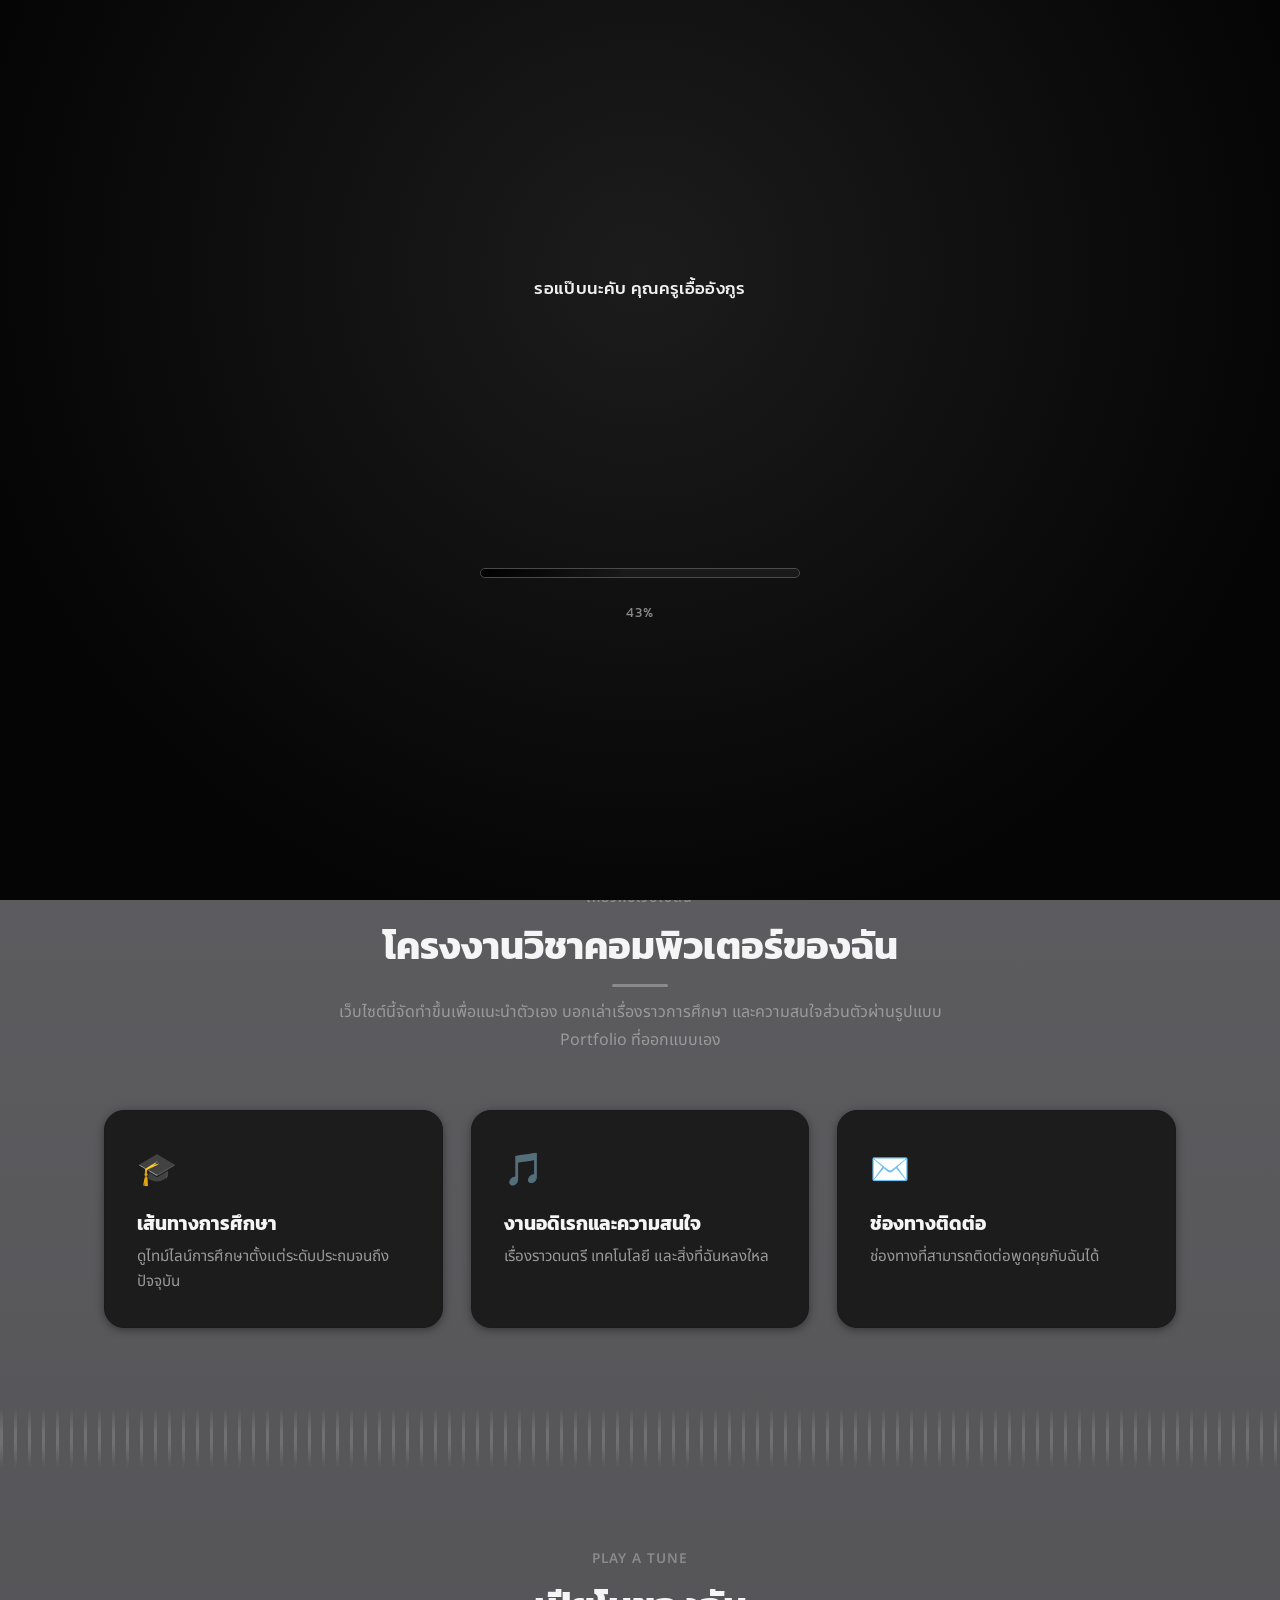
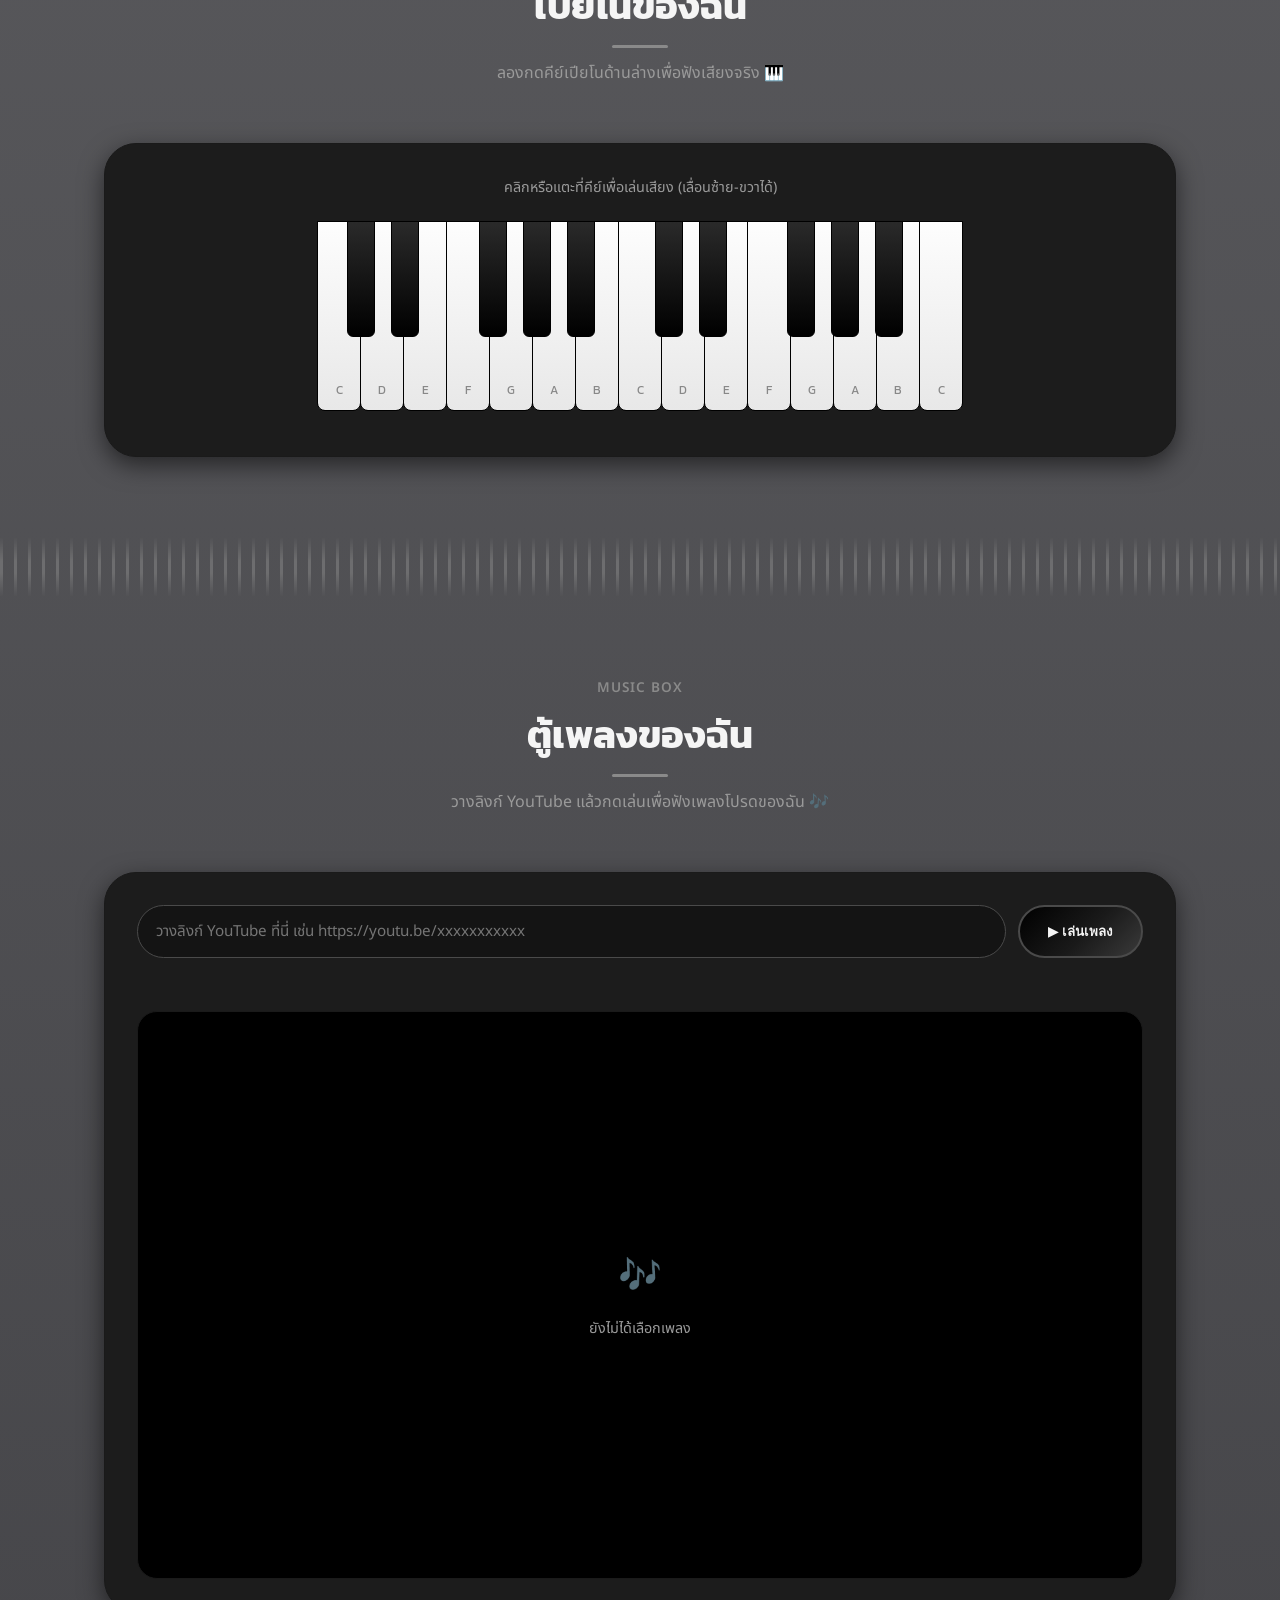
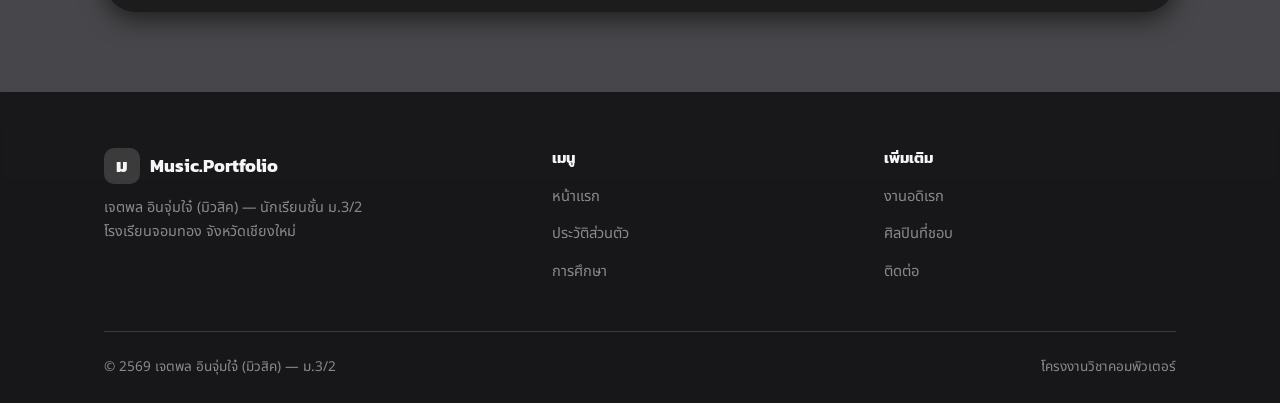
<file: index.html>
<!DOCTYPE html>
<html lang="th">
<head>
  <meta charset="UTF-8">
  <meta name="viewport" content="width=device-width, initial-scale=1.0">
  <title>มิวสิค | Student Portfolio</title>
  <link rel="stylesheet" href="style.css">
</head>
<body>

  <div id="siteLoader" class="site-loader">
    <div class="loader-inner">
      <p class="loader-text">รอแป๊บนะคับ คุณครูเอื้ออังกูร</p>

      <div class="loader-media" id="loaderMedia">
        <img src="[data-uri]" alt="loading" id="loaderMediaImg">
      </div>

      <div class="loader-bar-track">
        <div class="loader-bar-fill" id="loaderBarFill"></div>
      </div>
      <div class="loader-percent" id="loaderPercent">0%</div>
    </div>
  </div>

  <header>
    <nav class="navbar">
      <div class="container">
        <a href="index.html" class="nav-brand">
          <span class="logo-mark">ม</span>
          Music.Portfolio
        </a>
        <ul class="nav-links" id="navLinks">
          <li><a href="index.html" class="active">หน้าแรก</a></li>
          <li><a href="profile.html">ประวัติส่วนตัว</a></li>
          <li><a href="education.html">การศึกษา</a></li>
          <li><a href="hobby.html">งานอดิเรก</a></li>
          <li><a href="artists.html">ศิลปินที่ชอบ</a></li>
          <li><a href="contact.html">ติดต่อ</a></li>
        </ul>
        <button class="nav-toggle" id="navToggle" aria-label="เปิดเมนู">
          <span></span><span></span><span></span>
        </button>
      </div>
    </nav>
  </header>

  <main>
    <section class="hero">
      <div class="container">
        <div class="hero-text fade-up">
          <span class="hero-eyebrow">
            <span class="soundwave"><span></span><span></span><span></span><span></span><span></span></span>
            นักเรียนชั้น ม.3/2
          </span>
          <h1>สวัสดีครับ ผม<br><span>เจตพล อินจุ่มใจ๋</span></h1>
          <p class="hero-tagline">
            เรียกฉันว่า "มิวสิค" นักเรียนชั้นมัธยมศึกษาปีที่ 3 จากโรงเรียนจอมทอง
            จังหวัดเชียงใหม่ ที่หลงใหลในเสียงดนตรีและโลกของคอมพิวเตอร์
          </p>
          <div class="hero-actions">
            <a href="profile.html" class="btn btn-primary">รู้จักฉันมากขึ้น</a>
            <a href="hobby.html" class="btn btn-secondary">ดูงานอดิเรกของฉัน</a>
          </div>
          <div class="hero-stats">
            <div class="hero-stat">
              <strong>14</strong>
              <span>ปี</span>
            </div>
            <div class="hero-stat">
              <strong>ม.3/2</strong>
              <span>ระดับชั้น</span>
            </div>
            <div class="hero-stat">
              <strong>เชียงใหม่</strong>
              <span>จังหวัด</span>
            </div>
          </div>
        </div>
        <div class="hero-visual fade-up delay-2">
          <div class="profile-frame">
            <img src="[data-uri]"
                 alt="รูปโปรไฟล์ของฉัน">
          </div>
        </div>
      </div>
    </section>

    <div class="section-divider"></div>

    <section class="section">
      <div class="container">
        <div class="section-header">
          <span class="eyebrow">เกี่ยวกับเว็บไซต์นี้</span>
          <h2>โครงงานวิชาคอมพิวเตอร์ของฉัน</h2>
          <p>เว็บไซต์นี้จัดทำขึ้นเพื่อแนะนำตัวเอง บอกเล่าเรื่องราวการศึกษา
            และความสนใจส่วนตัวผ่านรูปแบบ Portfolio ที่ออกแบบเอง</p>
        </div>
        <div class="hobby-grid">
          <div class="card">
            <div class="icon" style="font-size:2rem; margin-bottom:14px;">🎓</div>
            <h3>เส้นทางการศึกษา</h3>
            <p style="color:var(--text-muted); font-size:0.95rem; margin-top:8px;">
              ดูไทม์ไลน์การศึกษาตั้งแต่ระดับประถมจนถึงปัจจุบัน
            </p>
          </div>
          <div class="card">
            <div class="icon" style="font-size:2rem; margin-bottom:14px;">🎵</div>
            <h3>งานอดิเรกและความสนใจ</h3>
            <p style="color:var(--text-muted); font-size:0.95rem; margin-top:8px;">
              เรื่องราวดนตรี เทคโนโลยี และสิ่งที่ฉันหลงใหล
            </p>
          </div>
          <div class="card">
            <div class="icon" style="font-size:2rem; margin-bottom:14px;">✉️</div>
            <h3>ช่องทางติดต่อ</h3>
            <p style="color:var(--text-muted); font-size:0.95rem; margin-top:8px;">
              ช่องทางที่สามารถติดต่อพูดคุยกับฉันได้
            </p>
          </div>
        </div>
      </div>
    </section>

    <div class="section-divider"></div>

    <section class="section">
      <div class="container">
        <div class="section-header">
          <span class="eyebrow">Play a tune</span>
          <h2>เปียโนของฉัน</h2>
          <p>ลองกดคีย์เปียโนด้านล่างเพื่อฟังเสียงจริง 🎹</p>
        </div>
        <div class="piano-wrap">
          <p class="piano-hint">คลิกหรือแตะที่คีย์เพื่อเล่นเสียง (เลื่อนซ้าย-ขวาได้)</p>
          <div class="piano-scroll">
            <div class="piano" id="piano"></div>
          </div>
        </div>
      </div>
    </section>

    <div class="section-divider"></div>

    <section class="section">
      <div class="container">
        <div class="section-header">
          <span class="eyebrow">Music box</span>
          <h2>ตู้เพลงของฉัน</h2>
          <p>วางลิงก์ YouTube แล้วกดเล่นเพื่อฟังเพลงโปรดของฉัน 🎶</p>
        </div>
        <div class="jukebox-wrap">
          <div class="jukebox-controls">
            <input type="text" id="jukeboxInput" class="jukebox-input"
                   placeholder="วางลิงก์ YouTube ที่นี่ เช่น https://youtu.be/xxxxxxxxxxx">
            <button type="button" class="jukebox-btn" id="jukeboxBtn">▶ เล่นเพลง</button>
          </div>
          <p class="jukebox-status" id="jukeboxStatus"></p>
          <div class="jukebox-screen" id="jukeboxScreen">
            <div class="jukebox-placeholder" id="jukeboxPlaceholder">
              <span class="icon">🎶</span>
              <span>ยังไม่ได้เลือกเพลง</span>
            </div>
          </div>
        </div>
      </div>
    </section>
  </main>

  <footer class="site-footer">
    <div class="container">
      <div class="footer-top">
        <div class="footer-col">
          <div class="footer-brand">
            <span class="logo-mark">ม</span>
            Music.Portfolio
          </div>
          <p style="font-size:0.9rem; color:var(--blue-200);">
            เจตพล อินจุ่มใจ๋ (มิวสิค) — นักเรียนชั้น ม.3/2<br>
            โรงเรียนจอมทอง จังหวัดเชียงใหม่
          </p>
        </div>
        <div class="footer-col">
          <h4>เมนู</h4>
          <ul>
            <li><a href="index.html">หน้าแรก</a></li>
            <li><a href="profile.html">ประวัติส่วนตัว</a></li>
            <li><a href="education.html">การศึกษา</a></li>
          </ul>
        </div>
        <div class="footer-col">
          <h4>เพิ่มเติม</h4>
          <ul>
            <li><a href="hobby.html">งานอดิเรก</a></li>
            <li><a href="artists.html">ศิลปินที่ชอบ</a></li>
            <li><a href="contact.html">ติดต่อ</a></li>
          </ul>
        </div>
      </div>
      <div class="footer-bottom">
        <span>© 2569 เจตพล อินจุ่มใจ๋ (มิวสิค) — ม.3/2</span>
        <span>โครงงานวิชาคอมพิวเตอร์</span>
      </div>
    </div>
  </footer>

  <script>
    const navToggle = document.getElementById('navToggle');
    const navLinks = document.getElementById('navLinks');
    if (navToggle) {
      navToggle.addEventListener('click', () => navLinks.classList.toggle('open'));
    }
  </script>

  <script>
    /* ---------------- Piano ---------------- */
    (function () {
      const piano = document.getElementById('piano');
      if (!piano) return;

      // key: note name, freq: frequency in Hz
      const NOTE_NAMES = ['C', 'C#', 'D', 'D#', 'E', 'F', 'F#', 'G', 'G#', 'A', 'A#', 'B'];
      const A4 = 440;
      function freqOf(semitoneFromA4) {
        return A4 * Math.pow(2, semitoneFromA4 / 12);
      }
      // Build a full 2-octave keyboard: C4 -> C6
      const START_OCTAVE = 4;
      const OCTAVE_COUNT = 2;
      const whiteKeys = [];
      const blackKeys = [];
      let whiteIndex = 0;
      for (let oct = 0; oct < OCTAVE_COUNT; oct++) {
        NOTE_NAMES.forEach((name, i) => {
          const octave = START_OCTAVE + oct;
          const semis = (octave - 4) * 12 + (i - 9); // semitone distance from A4
          const freq = freqOf(semis);
          if (name.includes('#')) {
            blackKeys.push({ note: name + octave, freq, afterIndex: whiteIndex - 1 });
          } else {
            whiteKeys.push({ note: name + octave, freq });
            whiteIndex++;
          }
        });
      }
      // final top C
      const topOctave = START_OCTAVE + OCTAVE_COUNT;
      const topFreq = freqOf((topOctave - 4) * 12 + (0 - 9));
      whiteKeys.push({ note: 'C' + topOctave, freq: topFreq });

      const WHITE_KEY_WIDTH = 44;

      whiteKeys.forEach((k) => {
        const el = document.createElement('div');
        el.className = 'piano-key white';
        el.dataset.freq = k.freq;
        el.innerHTML = `<span>${k.note.replace(/\d/, '')}</span>`;
        piano.appendChild(el);
      });

      blackKeys.forEach((k) => {
        const el = document.createElement('div');
        el.className = 'piano-key black';
        el.dataset.freq = k.freq;
        el.style.left = ((k.afterIndex + 1) * WHITE_KEY_WIDTH - 14) + 'px';
        piano.appendChild(el);
      });

      let audioCtx = null;
      function getCtx() {
        if (!audioCtx) {
          audioCtx = new (window.AudioContext || window.webkitAudioContext)();
        }
        if (audioCtx.state === 'suspended') audioCtx.resume();
        return audioCtx;
      }

      function playNote(freq) {
        const ctx = getCtx();
        const now = ctx.currentTime;

        const gain = ctx.createGain();
        gain.gain.setValueAtTime(0, now);
        gain.gain.linearRampToValueAtTime(0.35, now + 0.01);
        gain.gain.exponentialRampToValueAtTime(0.0001, now + 1.4);
        gain.connect(ctx.destination);

        const osc1 = ctx.createOscillator();
        osc1.type = 'sine';
        osc1.frequency.setValueAtTime(freq, now);
        osc1.connect(gain);

        const osc2 = ctx.createOscillator();
        osc2.type = 'triangle';
        osc2.frequency.setValueAtTime(freq * 2, now);
        const gain2 = ctx.createGain();
        gain2.gain.setValueAtTime(0.12, now);
        osc2.connect(gain2);
        gain2.connect(gain);

        osc1.start(now);
        osc2.start(now);
        osc1.stop(now + 1.5);
        osc2.stop(now + 1.5);
      }

      function pressKey(el) {
        if (!el || !el.dataset.freq) return;
        playNote(parseFloat(el.dataset.freq));
        el.classList.add('active');
        setTimeout(() => el.classList.remove('active'), 150);
      }

      piano.addEventListener('mousedown', (e) => {
        const key = e.target.closest('.piano-key');
        if (key) pressKey(key);
      });

      piano.addEventListener('touchstart', (e) => {
        const key = e.target.closest('.piano-key');
        if (key) pressKey(key);
        e.preventDefault();
      }, { passive: false });

      // Global "mouse click = piano C note" easter egg
      document.addEventListener('click', (e) => {
        if (e.target.closest('.piano-key')) return; // piano keys already play their own note
        playNote(261.63); // C4
      });
    })();

    /* ---------------- Jukebox ---------------- */
    (function () {
      const input = document.getElementById('jukeboxInput');
      const btn = document.getElementById('jukeboxBtn');
      const status = document.getElementById('jukeboxStatus');
      const screen = document.getElementById('jukeboxScreen');
      if (!input || !btn) return;

      let ytApiReady = false;
      let jukeboxPlayer = null;

      // Load the YouTube IFrame API (lets us detect videos that block embedding)
      const ytScript = document.createElement('script');
      ytScript.src = 'https://www.youtube.com/iframe_api';
      document.head.appendChild(ytScript);

      const prevReadyCallback = window.onYouTubeIframeAPIReady;
      window.onYouTubeIframeAPIReady = function () {
        ytApiReady = true;
        if (typeof prevReadyCallback === 'function') prevReadyCallback();
      };

      function extractYouTubeId(url) {
        const regex = /(?:youtube\.com\/(?:[^\/\n\s]+\/\S+\/|(?:v|e(?:mbed)?)\/|\S*?[?&]v=)|youtu\.be\/)([A-Za-z0-9_-]{11})/;
        const match = url.match(regex);
        return match ? match[1] : null;
      }

      function showBlockedFallback(originalUrl, message) {
        screen.innerHTML = `
          <div class="jukebox-placeholder">
            <span class="icon">🚫</span>
            <span>${message}</span>
            <a href="${originalUrl}" target="_blank" rel="noopener" class="jukebox-btn" style="display:inline-block; text-decoration:none; margin-top:4px;">▶ เปิดฟังใน YouTube</a>
          </div>`;
        status.textContent = '';
      }

      function playVideo() {
        const url = input.value.trim();
        if (!url) {
          status.textContent = 'กรุณาวางลิงก์ YouTube ก่อนนะครับ';
          return;
        }
        const id = extractYouTubeId(url);
        if (!id) {
          status.textContent = 'ลิงก์ไม่ถูกต้อง ลองใหม่อีกครั้งนะครับ';
          return;
        }

        status.innerHTML = `กำลังเล่น... <a href="${url}" target="_blank" rel="noopener" class="jukebox-open-link">เปิดใน YouTube แทน</a>`;

        if (!ytApiReady || typeof YT === 'undefined' || !YT.Player) {
          // API not ready yet — fall back to a plain iframe (no error detection)
          screen.innerHTML = `<iframe src="https://www.youtube.com/embed/${id}?autoplay=1"
            title="YouTube player" allow="autoplay; encrypted-media" allowfullscreen></iframe>`;
          return;
        }

        screen.innerHTML = '<div id="jukeboxPlayerEl"></div>';
        jukeboxPlayer = new YT.Player('jukeboxPlayerEl', {
          videoId: id,
          playerVars: { autoplay: 1 },
          events: {
            onError: function (e) {
              const code = e && e.data;
              let msg = 'เพลงนี้เจ้าของวิดีโอปิดการฝังเล่นนอก YouTube ไว้ครับ';
              if (code === 100) {
                msg = 'ไม่พบวิดีโอนี้ หรือวิดีโอถูกตั้งเป็นส่วนตัวครับ';
              } else if (code === 2) {
                msg = 'ลิงก์วิดีโอไม่ถูกต้องครับ';
              }
              showBlockedFallback(url, msg);
            },
          },
        });
      }

      btn.addEventListener('click', playVideo);
      input.addEventListener('keydown', (e) => {
        if (e.key === 'Enter') playVideo();
      });
    })();
  </script>

  <script>
    /* ---------------- Site Loader ---------------- */
    (function () {
      const loader = document.getElementById('siteLoader');
      if (!loader) return;

      const fill = document.getElementById('loaderBarFill');
      const percentEl = document.getElementById('loaderPercent');
      const media = document.getElementById('loaderMedia');
      const video = media.querySelector('video'); // supports swapping the <img> for a <video> later

      document.body.style.overflow = 'hidden';

      const DURATION = 4200;        // total simulated loading time in ms (not too fast, not too slow)
      const IMAGE_HOLD = 1600;      // ms to hold the placeholder image per cycle (used if no <video>)
      const REPLAY_PAUSE = 700;     // ms pause on the bar between media replays
      const start = performance.now();

      let percent = 0;
      let done = false;
      let cycleStarted = false;

      function updateBar(p) {
        fill.style.width = p + '%';
        percentEl.textContent = Math.floor(p) + '%';
      }

      function playMediaOnce() {
        if (done) return;
        media.classList.add('show');
        if (video) {
          video.currentTime = 0;
          video.play().catch(() => {});
        } else {
          setTimeout(onMediaCycleEnd, IMAGE_HOLD);
        }
      }

      function onMediaCycleEnd() {
        media.classList.remove('show');
        if (done) return;
        setTimeout(() => { if (!done) playMediaOnce(); }, REPLAY_PAUSE);
      }

      if (video) {
        video.addEventListener('ended', onMediaCycleEnd);
      }

      function startMediaCycle() {
        if (cycleStarted) return;
        cycleStarted = true;
        playMediaOnce();
      }

      function finish() {
        done = true;
        loader.classList.add('loader-done');
        document.body.style.overflow = '';
        setTimeout(() => { loader.style.display = 'none'; }, 750);
      }

      function tick(now) {
        const elapsed = now - start;
        percent = Math.min(100, (elapsed / DURATION) * 100);
        updateBar(percent);

        if (percent >= 50) startMediaCycle();

        if (percent < 100) {
          requestAnimationFrame(tick);
        } else {
          finish();
        }
      }

      requestAnimationFrame(tick);
    })();
  </script>

  <script>
    /* Shooting stars — lots of them! */
    (function () {
      const layer = document.createElement('div');
      layer.className = 'meteor-layer';
      document.body.appendChild(layer);

      function spawnMeteor() {
        const m = document.createElement('div');
        m.className = 'meteor';
        const startX = Math.random() * 90 + 2;   // vw
        const startY = Math.random() * 70 + 2;   // vh, spread across most of the screen
        const angle = 12 + Math.random() * 24;   // degrees
        const duration = 1.0 + Math.random() * 1.1; // seconds
        m.style.left = startX + 'vw';
        m.style.top = startY + 'vh';
        m.style.setProperty('--angle', angle + 'deg');
        m.style.setProperty('--dur', duration + 's');
        layer.appendChild(m);
        setTimeout(() => m.remove(), duration * 1000 + 150);
      }

      function loop() {
        const burst = 1 + Math.floor(Math.random() * 3); // 1-3 meteors per burst
        for (let i = 0; i < burst; i++) {
          setTimeout(spawnMeteor, Math.random() * 200);
        }
        const next = 350 + Math.random() * 450; // frequent: ~0.35s-0.8s between bursts
        setTimeout(loop, next);
      }
      setTimeout(loop, 400);
    })();
  </script>

  <script>
    /* Purple glow trail that follows the mouse/drag */
    (function () {
      let lastTime = 0;
      const minInterval = 20; // ms between spawned glow dots, keeps it smooth but light

      function spawnGlow(x, y) {
        const dot = document.createElement('div');
        dot.className = 'cursor-glow';
        const size = 14 + Math.random() * 12;
        dot.style.width = size + 'px';
        dot.style.height = size + 'px';
        dot.style.left = x + 'px';
        dot.style.top = y + 'px';
        document.body.appendChild(dot);
        dot.addEventListener('animationend', () => dot.remove());
        setTimeout(() => dot.remove(), 700);
      }

      function handleMove(x, y) {
        const now = performance.now();
        if (now - lastTime < minInterval) return;
        lastTime = now;
        spawnGlow(x, y);
      }

      document.addEventListener('mousemove', (e) => handleMove(e.clientX, e.clientY));
      document.addEventListener('touchmove', (e) => {
        if (!e.touches || !e.touches.length) return;
        const t = e.touches[0];
        handleMove(t.clientX, t.clientY);
      }, { passive: true });
    })();
  </script>

</body>
</html>
</file>
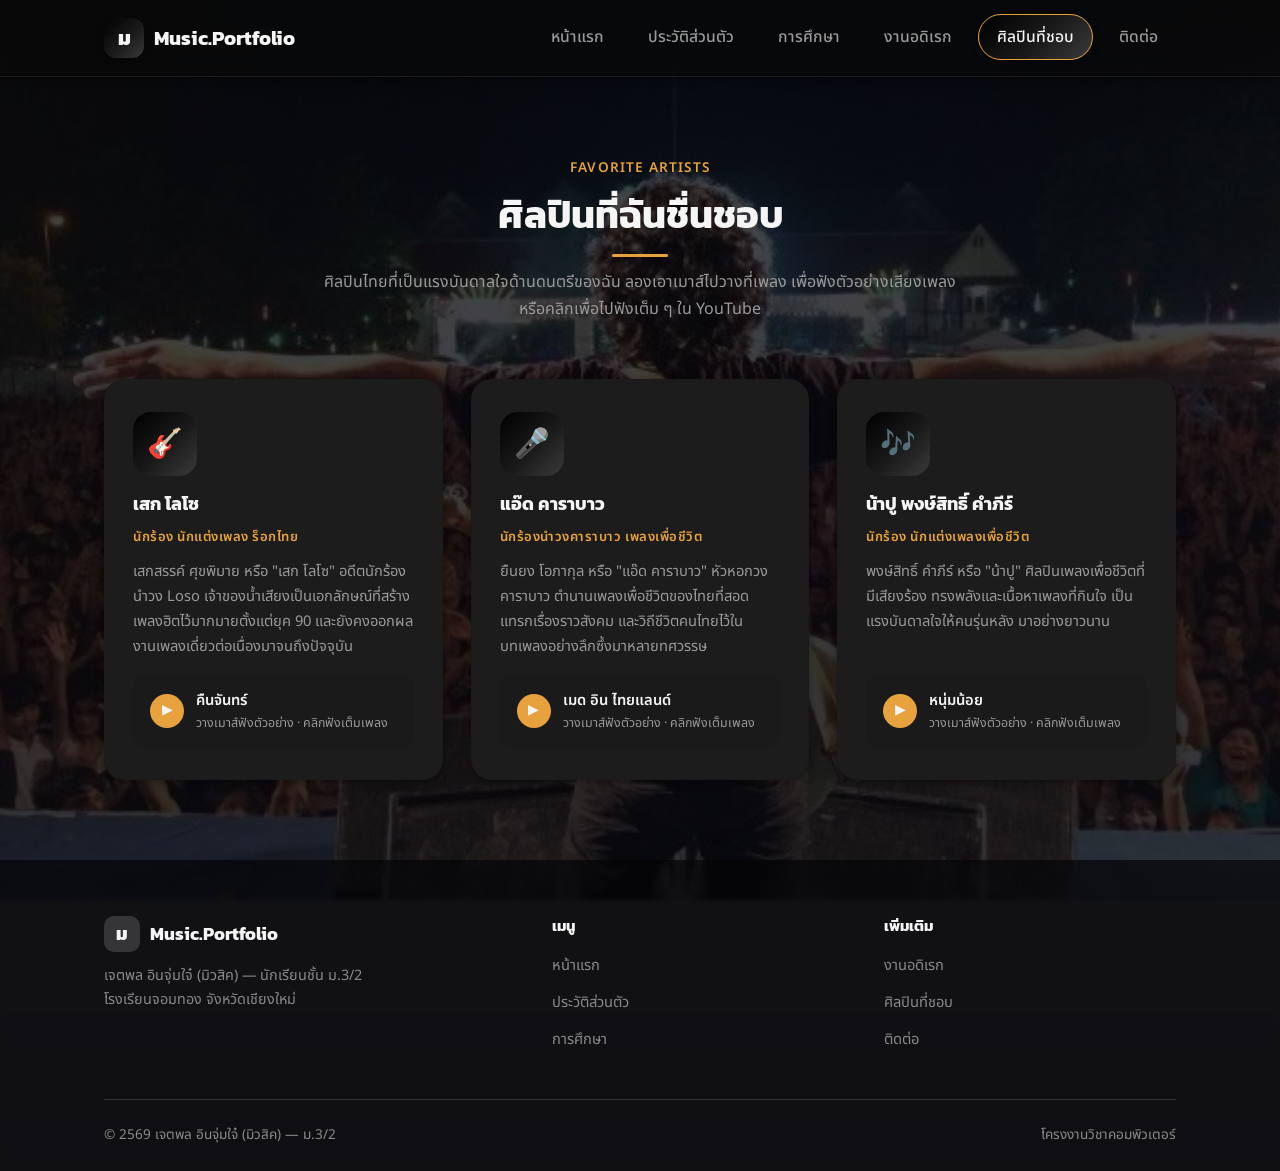
<file: artists.html>
<!DOCTYPE html>
<html lang="th">
<head>
  <meta charset="UTF-8">
  <meta name="viewport" content="width=device-width, initial-scale=1.0">
  <title>ศิลปินที่ชอบ | มิวสิค Portfolio</title>
  <link rel="stylesheet" href="style.css">
</head>
<body class="page-artists">

  <header>
    <nav class="navbar">
      <div class="container">
        <a href="index.html" class="nav-brand">
          <span class="logo-mark">ม</span>
          Music.Portfolio
        </a>
        <ul class="nav-links" id="navLinks">
          <li><a href="index.html">หน้าแรก</a></li>
          <li><a href="profile.html">ประวัติส่วนตัว</a></li>
          <li><a href="education.html">การศึกษา</a></li>
          <li><a href="hobby.html">งานอดิเรก</a></li>
          <li><a href="artists.html" class="active">ศิลปินที่ชอบ</a></li>
          <li><a href="contact.html">ติดต่อ</a></li>
        </ul>
        <button class="nav-toggle" id="navToggle" aria-label="เปิดเมนู">
          <span></span><span></span><span></span>
        </button>
      </div>
    </nav>
  </header>

  <main>
    <section class="section">
      <div class="container">
        <div class="section-header">
          <span class="eyebrow">Favorite Artists</span>
          <h2>ศิลปินที่ฉันชื่นชอบ</h2>
          <p>ศิลปินไทยที่เป็นแรงบันดาลใจด้านดนตรีของฉัน ลองเอาเมาส์ไปวางที่เพลง
            เพื่อฟังตัวอย่างเสียงเพลง หรือคลิกเพื่อไปฟังเต็ม ๆ ใน YouTube</p>
        </div>

        <div class="artist-grid">
          <div class="artist-card">
            <div class="artist-photo">🎸</div>
            <h3>เสก โลโซ</h3>
            <p class="artist-role">นักร้อง นักแต่งเพลง ร็อกไทย</p>
            <p class="artist-bio">
              เสกสรรค์ ศุขพิมาย หรือ "เสก โลโซ" อดีตนักร้องนำวง Loso
              เจ้าของน้ำเสียงเป็นเอกลักษณ์ที่สร้างเพลงฮิตไว้มากมายตั้งแต่ยุค 90
              และยังคงออกผลงานเพลงเดี่ยวต่อเนื่องมาจนถึงปัจจุบัน
            </p>
            <a class="artist-song" href="https://youtu.be/G2JFOEFmnnI?si=xTA-Vp56fS5jN8az"
               target="_blank" rel="noopener" data-yt="G2JFOEFmnnI">
              <span class="song-icon">▶</span>
              <span class="song-info">
                <span class="song-title">คืนจันทร์</span>
                <span class="song-sub">วางเมาส์ฟังตัวอย่าง · คลิกฟังเต็มเพลง</span>
              </span>
            </a>
          </div>

          <div class="artist-card">
            <div class="artist-photo">🎤</div>
            <h3>แอ๊ด คาราบาว</h3>
            <p class="artist-role">นักร้องนำวงคาราบาว เพลงเพื่อชีวิต</p>
            <p class="artist-bio">
              ยืนยง โอภากุล หรือ "แอ๊ด คาราบาว" หัวหอกวงคาราบาว
              ตำนานเพลงเพื่อชีวิตของไทยที่สอดแทรกเรื่องราวสังคม
              และวิถีชีวิตคนไทยไว้ในบทเพลงอย่างลึกซึ้งมาหลายทศวรรษ
            </p>
            <a class="artist-song" href="https://youtu.be/z4PnoU9kzyg?si=u9jmWEj5gaYkaPst"
               target="_blank" rel="noopener" data-yt="z4PnoU9kzyg">
              <span class="song-icon">▶</span>
              <span class="song-info">
                <span class="song-title">เมด อิน ไทยแลนด์</span>
                <span class="song-sub">วางเมาส์ฟังตัวอย่าง · คลิกฟังเต็มเพลง</span>
              </span>
            </a>
          </div>

          <div class="artist-card">
            <div class="artist-photo">🎶</div>
            <h3>น้าปู พงษ์สิทธิ์ คำภีร์</h3>
            <p class="artist-role">นักร้อง นักแต่งเพลงเพื่อชีวิต</p>
            <p class="artist-bio">
              พงษ์สิทธิ์ คำภีร์ หรือ "น้าปู" ศิลปินเพลงเพื่อชีวิตที่มีเสียงร้อง
              ทรงพลังและเนื้อหาเพลงที่กินใจ เป็นแรงบันดาลใจให้คนรุ่นหลัง
              มาอย่างยาวนาน
            </p>
            <a class="artist-song" href="https://youtu.be/uOHguUMnQkQ?si=RVf6fYHJW3WArjYI"
               target="_blank" rel="noopener" data-yt="uOHguUMnQkQ">
              <span class="song-icon">▶</span>
              <span class="song-info">
                <span class="song-title">หนุ่มน้อย</span>
                <span class="song-sub">วางเมาส์ฟังตัวอย่าง · คลิกฟังเต็มเพลง</span>
              </span>
            </a>
          </div>
        </div>
      </div>
    </section>
  </main>

  <!-- Hidden YouTube players used only for hover-preview audio -->
  <div id="yt-player-G2JFOEFmnnI" class="yt-hidden-player"></div>
  <div id="yt-player-z4PnoU9kzyg" class="yt-hidden-player"></div>
  <div id="yt-player-uOHguUMnQkQ" class="yt-hidden-player"></div>

  <footer class="site-footer">
    <div class="container">
      <div class="footer-top">
        <div class="footer-col">
          <div class="footer-brand">
            <span class="logo-mark">ม</span>
            Music.Portfolio
          </div>
          <p style="font-size:0.9rem; color:var(--blue-200);">
            เจตพล อินจุ่มใจ๋ (มิวสิค) — นักเรียนชั้น ม.3/2<br>
            โรงเรียนจอมทอง จังหวัดเชียงใหม่
          </p>
        </div>
        <div class="footer-col">
          <h4>เมนู</h4>
          <ul>
            <li><a href="index.html">หน้าแรก</a></li>
            <li><a href="profile.html">ประวัติส่วนตัว</a></li>
            <li><a href="education.html">การศึกษา</a></li>
          </ul>
        </div>
        <div class="footer-col">
          <h4>เพิ่มเติม</h4>
          <ul>
            <li><a href="hobby.html">งานอดิเรก</a></li>
            <li><a href="artists.html">ศิลปินที่ชอบ</a></li>
            <li><a href="contact.html">ติดต่อ</a></li>
          </ul>
        </div>
      </div>
      <div class="footer-bottom">
        <span>© 2569 เจตพล อินจุ่มใจ๋ (มิวสิค) — ม.3/2</span>
        <span>โครงงานวิชาคอมพิวเตอร์</span>
      </div>
    </div>
  </footer>

  <script>
    const navToggle = document.getElementById('navToggle');
    const navLinks = document.getElementById('navLinks');
    if (navToggle) {
      navToggle.addEventListener('click', () => navLinks.classList.toggle('open'));
    }
  </script>

  <!-- YouTube IFrame API: powers the hover-to-preview song players -->
  <script src="https://www.youtube.com/iframe_api"></script>
  <script>
    (function () {
      const ytIds = ['G2JFOEFmnnI', 'z4PnoU9kzyg', 'uOHguUMnQkQ'];
      const players = {};
      let apiReady = false;

      window.onYouTubeIframeAPIReady = function () {
        ytIds.forEach((id) => {
          players[id] = new YT.Player('yt-player-' + id, {
            height: '1',
            width: '1',
            videoId: id,
            playerVars: { autoplay: 0, controls: 0, disablekb: 1, modestbranding: 1 },
            events: {
              onReady: (e) => { e.target.setVolume(0); },
            },
          });
        });
        apiReady = true;
      };

      function fadeVolume(player, to, duration) {
        if (!player || !player.setVolume) return;
        const steps = 20;
        const start = player.getVolume ? player.getVolume() : 0;
        const stepTime = duration / steps;
        let i = 0;
        const iv = setInterval(() => {
          i++;
          const v = start + (to - start) * (i / steps);
          player.setVolume(Math.max(0, Math.min(100, v)));
          if (i >= steps) clearInterval(iv);
        }, stepTime);
      }

      document.querySelectorAll('.artist-song').forEach((el) => {
        const id = el.dataset.yt;
        let leaveTimer = null;

        el.addEventListener('mouseenter', () => {
          if (!apiReady) return;
          const p = players[id];
          if (!p || !p.playVideo) return;
          if (leaveTimer) clearTimeout(leaveTimer);
          p.setVolume(0);
          p.playVideo();
          fadeVolume(p, 70, 1500);
        });

        el.addEventListener('mouseleave', () => {
          if (!apiReady) return;
          const p = players[id];
          if (!p || !p.pauseVideo) return;
          fadeVolume(p, 0, 400);
          leaveTimer = setTimeout(() => { p.pauseVideo(); }, 420);
        });
      });
    })();
  </script>

  <script>
    /* Global "mouse click = piano C note" easter egg */
    (function () {
      let audioCtx = null;
      function getCtx() {
        if (!audioCtx) audioCtx = new (window.AudioContext || window.webkitAudioContext)();
        if (audioCtx.state === 'suspended') audioCtx.resume();
        return audioCtx;
      }
      function playC() {
        const ctx = getCtx();
        const now = ctx.currentTime;
        const gain = ctx.createGain();
        gain.gain.setValueAtTime(0, now);
        gain.gain.linearRampToValueAtTime(0.3, now + 0.01);
        gain.gain.exponentialRampToValueAtTime(0.0001, now + 1.2);
        gain.connect(ctx.destination);
        const osc1 = ctx.createOscillator();
        osc1.type = 'sine';
        osc1.frequency.setValueAtTime(261.63, now);
        osc1.connect(gain);
        const osc2 = ctx.createOscillator();
        osc2.type = 'triangle';
        osc2.frequency.setValueAtTime(523.25, now);
        const gain2 = ctx.createGain();
        gain2.gain.setValueAtTime(0.1, now);
        osc2.connect(gain2);
        gain2.connect(gain);
        osc1.start(now);
        osc2.start(now);
        osc1.stop(now + 1.3);
        osc2.stop(now + 1.3);
      }
      document.addEventListener('click', (e) => {
        if (e.target.closest('.artist-song')) return; // let the song link navigate normally
        playC();
      });
    })();
  </script>

  <script>
    /* Shooting stars — lots of them! */
    (function () {
      const layer = document.createElement('div');
      layer.className = 'meteor-layer';
      document.body.appendChild(layer);

      function spawnMeteor() {
        const m = document.createElement('div');
        m.className = 'meteor';
        const startX = Math.random() * 90 + 2;   // vw
        const startY = Math.random() * 70 + 2;   // vh, spread across most of the screen
        const angle = 12 + Math.random() * 24;   // degrees
        const duration = 1.0 + Math.random() * 1.1; // seconds
        m.style.left = startX + 'vw';
        m.style.top = startY + 'vh';
        m.style.setProperty('--angle', angle + 'deg');
        m.style.setProperty('--dur', duration + 's');
        layer.appendChild(m);
        setTimeout(() => m.remove(), duration * 1000 + 150);
      }

      function loop() {
        const burst = 1 + Math.floor(Math.random() * 3); // 1-3 meteors per burst
        for (let i = 0; i < burst; i++) {
          setTimeout(spawnMeteor, Math.random() * 200);
        }
        const next = 350 + Math.random() * 450; // frequent: ~0.35s-0.8s between bursts
        setTimeout(loop, next);
      }
      setTimeout(loop, 400);
    })();
  </script>

  <script>
    /* Purple glow trail that follows the mouse/drag */
    (function () {
      let lastTime = 0;
      const minInterval = 20; // ms between spawned glow dots, keeps it smooth but light

      function spawnGlow(x, y) {
        const dot = document.createElement('div');
        dot.className = 'cursor-glow';
        const size = 14 + Math.random() * 12;
        dot.style.width = size + 'px';
        dot.style.height = size + 'px';
        dot.style.left = x + 'px';
        dot.style.top = y + 'px';
        document.body.appendChild(dot);
        dot.addEventListener('animationend', () => dot.remove());
        setTimeout(() => dot.remove(), 700);
      }

      function handleMove(x, y) {
        const now = performance.now();
        if (now - lastTime < minInterval) return;
        lastTime = now;
        spawnGlow(x, y);
      }

      document.addEventListener('mousemove', (e) => handleMove(e.clientX, e.clientY));
      document.addEventListener('touchmove', (e) => {
        if (!e.touches || !e.touches.length) return;
        const t = e.touches[0];
        handleMove(t.clientX, t.clientY);
      }, { passive: true });
    })();
  </script>

</body>
</html>
</file>
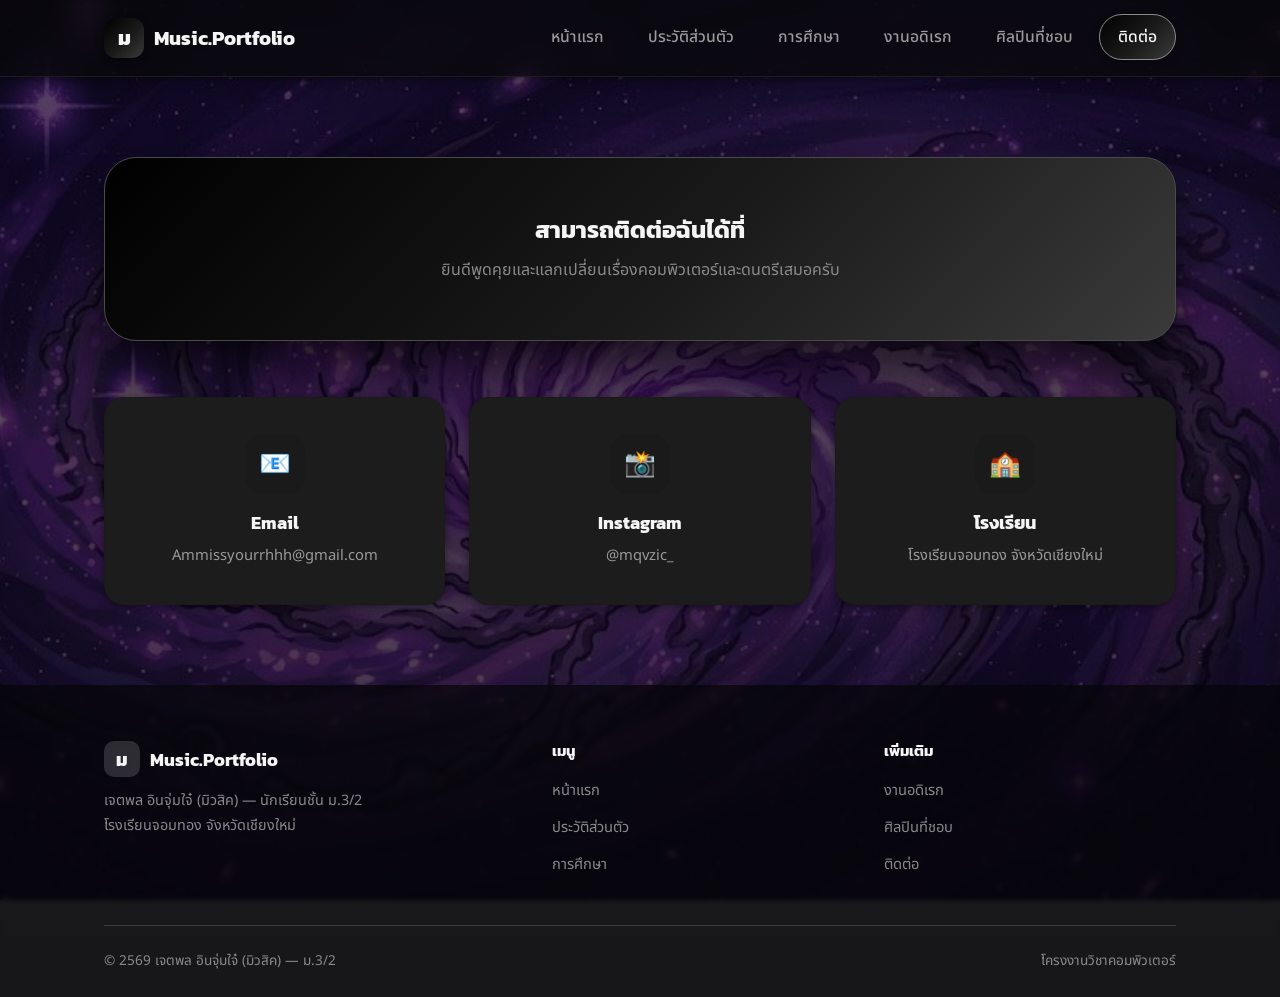
<file: contact.html>
<!DOCTYPE html>
<html lang="th">
<head>
  <meta charset="UTF-8">
  <meta name="viewport" content="width=device-width, initial-scale=1.0">
  <title>ติดต่อ | มิวสิค Portfolio</title>
  <link rel="stylesheet" href="style.css">
</head>
<body>

  <header>
    <nav class="navbar">
      <div class="container">
        <a href="index.html" class="nav-brand">
          <span class="logo-mark">ม</span>
          Music.Portfolio
        </a>
        <ul class="nav-links" id="navLinks">
          <li><a href="index.html">หน้าแรก</a></li>
          <li><a href="profile.html">ประวัติส่วนตัว</a></li>
          <li><a href="education.html">การศึกษา</a></li>
          <li><a href="hobby.html">งานอดิเรก</a></li>
          <li><a href="artists.html">ศิลปินที่ชอบ</a></li>
          <li><a href="contact.html" class="active">ติดต่อ</a></li>
        </ul>
        <button class="nav-toggle" id="navToggle" aria-label="เปิดเมนู">
          <span></span><span></span><span></span>
        </button>
      </div>
    </nav>
  </header>

  <main>
    <section class="section">
      <div class="container">
        <div class="contact-cta">
          <h2>สามารถติดต่อฉันได้ที่</h2>
          <p>ยินดีพูดคุยและแลกเปลี่ยนเรื่องคอมพิวเตอร์และดนตรีเสมอครับ</p>
        </div>

        <div class="contact-grid">
          <div class="card contact-card">
            <div class="icon-badge">📧</div>
            <h3>Email</h3>
            <p>Ammissyourrhhh@gmail.com</p>
          </div>

          <a href="https://www.instagram.com/mqvzic_/" target="_blank" rel="noopener" class="card contact-card contact-card-link">
            <div class="icon-badge">📸</div>
            <h3>Instagram</h3>
            <p>@mqvzic_</p>
          </a>

          <div class="card contact-card">
            <div class="icon-badge">🏫</div>
            <h3>โรงเรียน</h3>
            <p>โรงเรียนจอมทอง จังหวัดเชียงใหม่</p>
          </div>
        </div>
      </div>
    </section>
  </main>

  <footer class="site-footer">
    <div class="container">
      <div class="footer-top">
        <div class="footer-col">
          <div class="footer-brand">
            <span class="logo-mark">ม</span>
            Music.Portfolio
          </div>
          <p style="font-size:0.9rem; color:var(--blue-200);">
            เจตพล อินจุ่มใจ๋ (มิวสิค) — นักเรียนชั้น ม.3/2<br>
            โรงเรียนจอมทอง จังหวัดเชียงใหม่
          </p>
        </div>
        <div class="footer-col">
          <h4>เมนู</h4>
          <ul>
            <li><a href="index.html">หน้าแรก</a></li>
            <li><a href="profile.html">ประวัติส่วนตัว</a></li>
            <li><a href="education.html">การศึกษา</a></li>
          </ul>
        </div>
        <div class="footer-col">
          <h4>เพิ่มเติม</h4>
          <ul>
            <li><a href="hobby.html">งานอดิเรก</a></li>
            <li><a href="artists.html">ศิลปินที่ชอบ</a></li>
            <li><a href="contact.html">ติดต่อ</a></li>
          </ul>
        </div>
      </div>
      <div class="footer-bottom">
        <span>© 2569 เจตพล อินจุ่มใจ๋ (มิวสิค) — ม.3/2</span>
        <span>โครงงานวิชาคอมพิวเตอร์</span>
      </div>
    </div>
  </footer>

  <script>
    const navToggle = document.getElementById('navToggle');
    const navLinks = document.getElementById('navLinks');
    if (navToggle) {
      navToggle.addEventListener('click', () => navLinks.classList.toggle('open'));
    }
  </script>

  <script>
    /* Global "mouse click = piano C note" easter egg */
    (function () {
      let audioCtx = null;
      function getCtx() {
        if (!audioCtx) audioCtx = new (window.AudioContext || window.webkitAudioContext)();
        if (audioCtx.state === 'suspended') audioCtx.resume();
        return audioCtx;
      }
      function playC() {
        const ctx = getCtx();
        const now = ctx.currentTime;
        const gain = ctx.createGain();
        gain.gain.setValueAtTime(0, now);
        gain.gain.linearRampToValueAtTime(0.3, now + 0.01);
        gain.gain.exponentialRampToValueAtTime(0.0001, now + 1.2);
        gain.connect(ctx.destination);
        const osc1 = ctx.createOscillator();
        osc1.type = 'sine';
        osc1.frequency.setValueAtTime(261.63, now);
        osc1.connect(gain);
        const osc2 = ctx.createOscillator();
        osc2.type = 'triangle';
        osc2.frequency.setValueAtTime(523.25, now);
        const gain2 = ctx.createGain();
        gain2.gain.setValueAtTime(0.1, now);
        osc2.connect(gain2);
        gain2.connect(gain);
        osc1.start(now);
        osc2.start(now);
        osc1.stop(now + 1.3);
        osc2.stop(now + 1.3);
      }
      document.addEventListener('click', playC);
    })();
  </script>


  <script>
    /* Shooting stars — lots of them! */
    (function () {
      const layer = document.createElement('div');
      layer.className = 'meteor-layer';
      document.body.appendChild(layer);

      function spawnMeteor() {
        const m = document.createElement('div');
        m.className = 'meteor';
        const startX = Math.random() * 90 + 2;   // vw
        const startY = Math.random() * 70 + 2;   // vh, spread across most of the screen
        const angle = 12 + Math.random() * 24;   // degrees
        const duration = 1.0 + Math.random() * 1.1; // seconds
        m.style.left = startX + 'vw';
        m.style.top = startY + 'vh';
        m.style.setProperty('--angle', angle + 'deg');
        m.style.setProperty('--dur', duration + 's');
        layer.appendChild(m);
        setTimeout(() => m.remove(), duration * 1000 + 150);
      }

      function loop() {
        const burst = 1 + Math.floor(Math.random() * 3); // 1-3 meteors per burst
        for (let i = 0; i < burst; i++) {
          setTimeout(spawnMeteor, Math.random() * 200);
        }
        const next = 350 + Math.random() * 450; // frequent: ~0.35s-0.8s between bursts
        setTimeout(loop, next);
      }
      setTimeout(loop, 400);
    })();
  </script>

  <script>
    /* Purple glow trail that follows the mouse/drag */
    (function () {
      let lastTime = 0;
      const minInterval = 20; // ms between spawned glow dots, keeps it smooth but light

      function spawnGlow(x, y) {
        const dot = document.createElement('div');
        dot.className = 'cursor-glow';
        const size = 14 + Math.random() * 12;
        dot.style.width = size + 'px';
        dot.style.height = size + 'px';
        dot.style.left = x + 'px';
        dot.style.top = y + 'px';
        document.body.appendChild(dot);
        dot.addEventListener('animationend', () => dot.remove());
        setTimeout(() => dot.remove(), 700);
      }

      function handleMove(x, y) {
        const now = performance.now();
        if (now - lastTime < minInterval) return;
        lastTime = now;
        spawnGlow(x, y);
      }

      document.addEventListener('mousemove', (e) => handleMove(e.clientX, e.clientY));
      document.addEventListener('touchmove', (e) => {
        if (!e.touches || !e.touches.length) return;
        const t = e.touches[0];
        handleMove(t.clientX, t.clientY);
      }, { passive: true });
    })();
  </script>

</body>
</html>
</file>
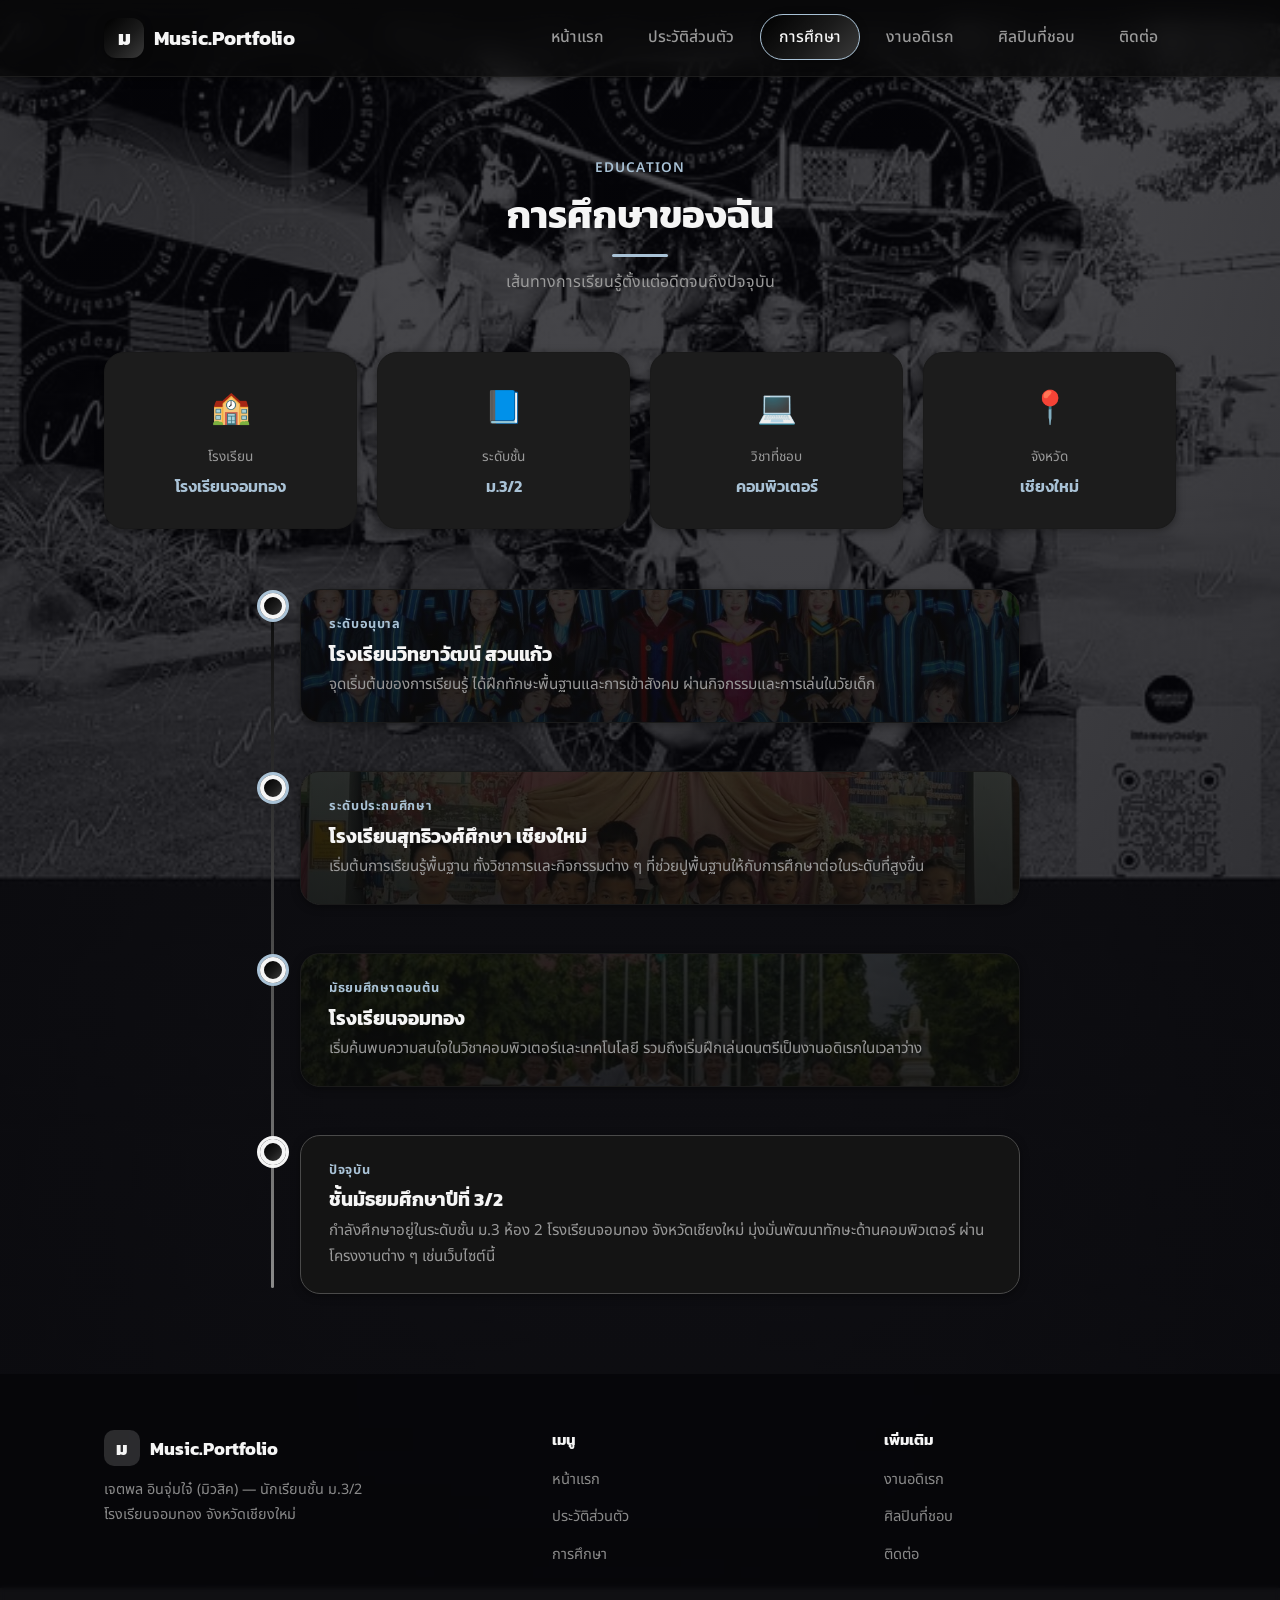
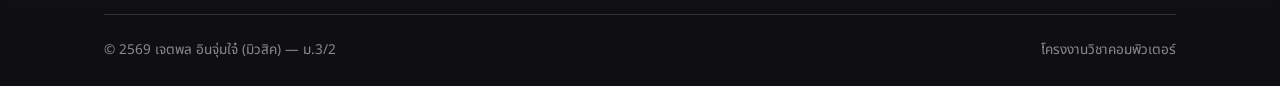
<file: education.html>
<!DOCTYPE html>
<html lang="th">
<head>
  <meta charset="UTF-8">
  <meta name="viewport" content="width=device-width, initial-scale=1.0">
  <title>การศึกษา | มิวสิค Portfolio</title>
  <link rel="stylesheet" href="style.css">
</head>
<body class="page-education">

  <header>
    <nav class="navbar">
      <div class="container">
        <a href="index.html" class="nav-brand">
          <span class="logo-mark">ม</span>
          Music.Portfolio
        </a>
        <ul class="nav-links" id="navLinks">
          <li><a href="index.html">หน้าแรก</a></li>
          <li><a href="profile.html">ประวัติส่วนตัว</a></li>
          <li><a href="education.html" class="active">การศึกษา</a></li>
          <li><a href="hobby.html">งานอดิเรก</a></li>
          <li><a href="artists.html">ศิลปินที่ชอบ</a></li>
          <li><a href="contact.html">ติดต่อ</a></li>
        </ul>
        <button class="nav-toggle" id="navToggle" aria-label="เปิดเมนู">
          <span></span><span></span><span></span>
        </button>
      </div>
    </nav>
  </header>

  <main>
    <section class="section">
      <div class="container">
        <div class="section-header">
          <span class="eyebrow">Education</span>
          <h2>การศึกษาของฉัน</h2>
          <p>เส้นทางการเรียนรู้ตั้งแต่อดีตจนถึงปัจจุบัน</p>
        </div>

        <div class="highlight-strip">
          <div class="highlight-item">
            <div class="icon">🏫</div>
            <div class="label">โรงเรียน</div>
            <div class="value">โรงเรียนจอมทอง</div>
          </div>
          <div class="highlight-item">
            <div class="icon">📘</div>
            <div class="label">ระดับชั้น</div>
            <div class="value">ม.3/2</div>
          </div>
          <div class="highlight-item">
            <div class="icon">💻</div>
            <div class="label">วิชาที่ชอบ</div>
            <div class="value">คอมพิวเตอร์</div>
          </div>
          <div class="highlight-item">
            <div class="icon">📍</div>
            <div class="label">จังหวัด</div>
            <div class="value">เชียงใหม่</div>
          </div>
        </div>

        <div class="timeline">
          <div class="timeline-item">
            <div class="timeline-dot"></div>
            <div class="timeline-content">
              <div class="stage">ระดับอนุบาล</div>
              <h3>โรงเรียนวิทยาวัฒน์ สวนแก้ว</h3>
              <p>จุดเริ่มต้นของการเรียนรู้ ได้ฝึกทักษะพื้นฐานและการเข้าสังคม
                ผ่านกิจกรรมและการเล่นในวัยเด็ก</p>
            </div>
          </div>

          <div class="timeline-item">
            <div class="timeline-dot"></div>
            <div class="timeline-content">
              <div class="stage">ระดับประถมศึกษา</div>
              <h3>โรงเรียนสุทธิวงศ์ศึกษา เชียงใหม่</h3>
              <p>เริ่มต้นการเรียนรู้พื้นฐาน ทั้งวิชาการและกิจกรรมต่าง ๆ
                ที่ช่วยปูพื้นฐานให้กับการศึกษาต่อในระดับที่สูงขึ้น</p>
            </div>
          </div>

          <div class="timeline-item">
            <div class="timeline-dot"></div>
            <div class="timeline-content">
              <div class="stage">มัธยมศึกษาตอนต้น</div>
              <h3>โรงเรียนจอมทอง</h3>
              <p>เริ่มค้นพบความสนใจในวิชาคอมพิวเตอร์และเทคโนโลยี
                รวมถึงเริ่มฝึกเล่นดนตรีเป็นงานอดิเรกในเวลาว่าง</p>
            </div>
          </div>

          <div class="timeline-item current">
            <div class="timeline-dot"></div>
            <div class="timeline-content">
              <div class="stage">ปัจจุบัน</div>
              <h3>ชั้นมัธยมศึกษาปีที่ 3/2</h3>
              <p>กำลังศึกษาอยู่ในระดับชั้น ม.3 ห้อง 2 โรงเรียนจอมทอง
                จังหวัดเชียงใหม่ มุ่งมั่นพัฒนาทักษะด้านคอมพิวเตอร์
                ผ่านโครงงานต่าง ๆ เช่นเว็บไซต์นี้</p>
            </div>
          </div>
        </div>
      </div>
    </section>
  </main>

  <footer class="site-footer">
    <div class="container">
      <div class="footer-top">
        <div class="footer-col">
          <div class="footer-brand">
            <span class="logo-mark">ม</span>
            Music.Portfolio
          </div>
          <p style="font-size:0.9rem; color:var(--blue-200);">
            เจตพล อินจุ่มใจ๋ (มิวสิค) — นักเรียนชั้น ม.3/2<br>
            โรงเรียนจอมทอง จังหวัดเชียงใหม่
          </p>
        </div>
        <div class="footer-col">
          <h4>เมนู</h4>
          <ul>
            <li><a href="index.html">หน้าแรก</a></li>
            <li><a href="profile.html">ประวัติส่วนตัว</a></li>
            <li><a href="education.html">การศึกษา</a></li>
          </ul>
        </div>
        <div class="footer-col">
          <h4>เพิ่มเติม</h4>
          <ul>
            <li><a href="hobby.html">งานอดิเรก</a></li>
            <li><a href="artists.html">ศิลปินที่ชอบ</a></li>
            <li><a href="contact.html">ติดต่อ</a></li>
          </ul>
        </div>
      </div>
      <div class="footer-bottom">
        <span>© 2569 เจตพล อินจุ่มใจ๋ (มิวสิค) — ม.3/2</span>
        <span>โครงงานวิชาคอมพิวเตอร์</span>
      </div>
    </div>
  </footer>

  <script>
    const navToggle = document.getElementById('navToggle');
    const navLinks = document.getElementById('navLinks');
    if (navToggle) {
      navToggle.addEventListener('click', () => navLinks.classList.toggle('open'));
    }
  </script>

  <script>
    /* Global "mouse click = piano C note" easter egg */
    (function () {
      let audioCtx = null;
      function getCtx() {
        if (!audioCtx) audioCtx = new (window.AudioContext || window.webkitAudioContext)();
        if (audioCtx.state === 'suspended') audioCtx.resume();
        return audioCtx;
      }
      function playC() {
        const ctx = getCtx();
        const now = ctx.currentTime;
        const gain = ctx.createGain();
        gain.gain.setValueAtTime(0, now);
        gain.gain.linearRampToValueAtTime(0.3, now + 0.01);
        gain.gain.exponentialRampToValueAtTime(0.0001, now + 1.2);
        gain.connect(ctx.destination);
        const osc1 = ctx.createOscillator();
        osc1.type = 'sine';
        osc1.frequency.setValueAtTime(261.63, now);
        osc1.connect(gain);
        const osc2 = ctx.createOscillator();
        osc2.type = 'triangle';
        osc2.frequency.setValueAtTime(523.25, now);
        const gain2 = ctx.createGain();
        gain2.gain.setValueAtTime(0.1, now);
        osc2.connect(gain2);
        gain2.connect(gain);
        osc1.start(now);
        osc2.start(now);
        osc1.stop(now + 1.3);
        osc2.stop(now + 1.3);
      }
      document.addEventListener('click', playC);
    })();
  </script>


  <script>
    /* Shooting stars — lots of them! */
    (function () {
      const layer = document.createElement('div');
      layer.className = 'meteor-layer';
      document.body.appendChild(layer);

      function spawnMeteor() {
        const m = document.createElement('div');
        m.className = 'meteor';
        const startX = Math.random() * 90 + 2;   // vw
        const startY = Math.random() * 70 + 2;   // vh, spread across most of the screen
        const angle = 12 + Math.random() * 24;   // degrees
        const duration = 1.0 + Math.random() * 1.1; // seconds
        m.style.left = startX + 'vw';
        m.style.top = startY + 'vh';
        m.style.setProperty('--angle', angle + 'deg');
        m.style.setProperty('--dur', duration + 's');
        layer.appendChild(m);
        setTimeout(() => m.remove(), duration * 1000 + 150);
      }

      function loop() {
        const burst = 1 + Math.floor(Math.random() * 3); // 1-3 meteors per burst
        for (let i = 0; i < burst; i++) {
          setTimeout(spawnMeteor, Math.random() * 200);
        }
        const next = 350 + Math.random() * 450; // frequent: ~0.35s-0.8s between bursts
        setTimeout(loop, next);
      }
      setTimeout(loop, 400);
    })();
  </script>

  <script>
    /* Purple glow trail that follows the mouse/drag */
    (function () {
      let lastTime = 0;
      const minInterval = 20; // ms between spawned glow dots, keeps it smooth but light

      function spawnGlow(x, y) {
        const dot = document.createElement('div');
        dot.className = 'cursor-glow';
        const size = 14 + Math.random() * 12;
        dot.style.width = size + 'px';
        dot.style.height = size + 'px';
        dot.style.left = x + 'px';
        dot.style.top = y + 'px';
        document.body.appendChild(dot);
        dot.addEventListener('animationend', () => dot.remove());
        setTimeout(() => dot.remove(), 700);
      }

      function handleMove(x, y) {
        const now = performance.now();
        if (now - lastTime < minInterval) return;
        lastTime = now;
        spawnGlow(x, y);
      }

      document.addEventListener('mousemove', (e) => handleMove(e.clientX, e.clientY));
      document.addEventListener('touchmove', (e) => {
        if (!e.touches || !e.touches.length) return;
        const t = e.touches[0];
        handleMove(t.clientX, t.clientY);
      }, { passive: true });
    })();
  </script>

</body>
</html>
</file>
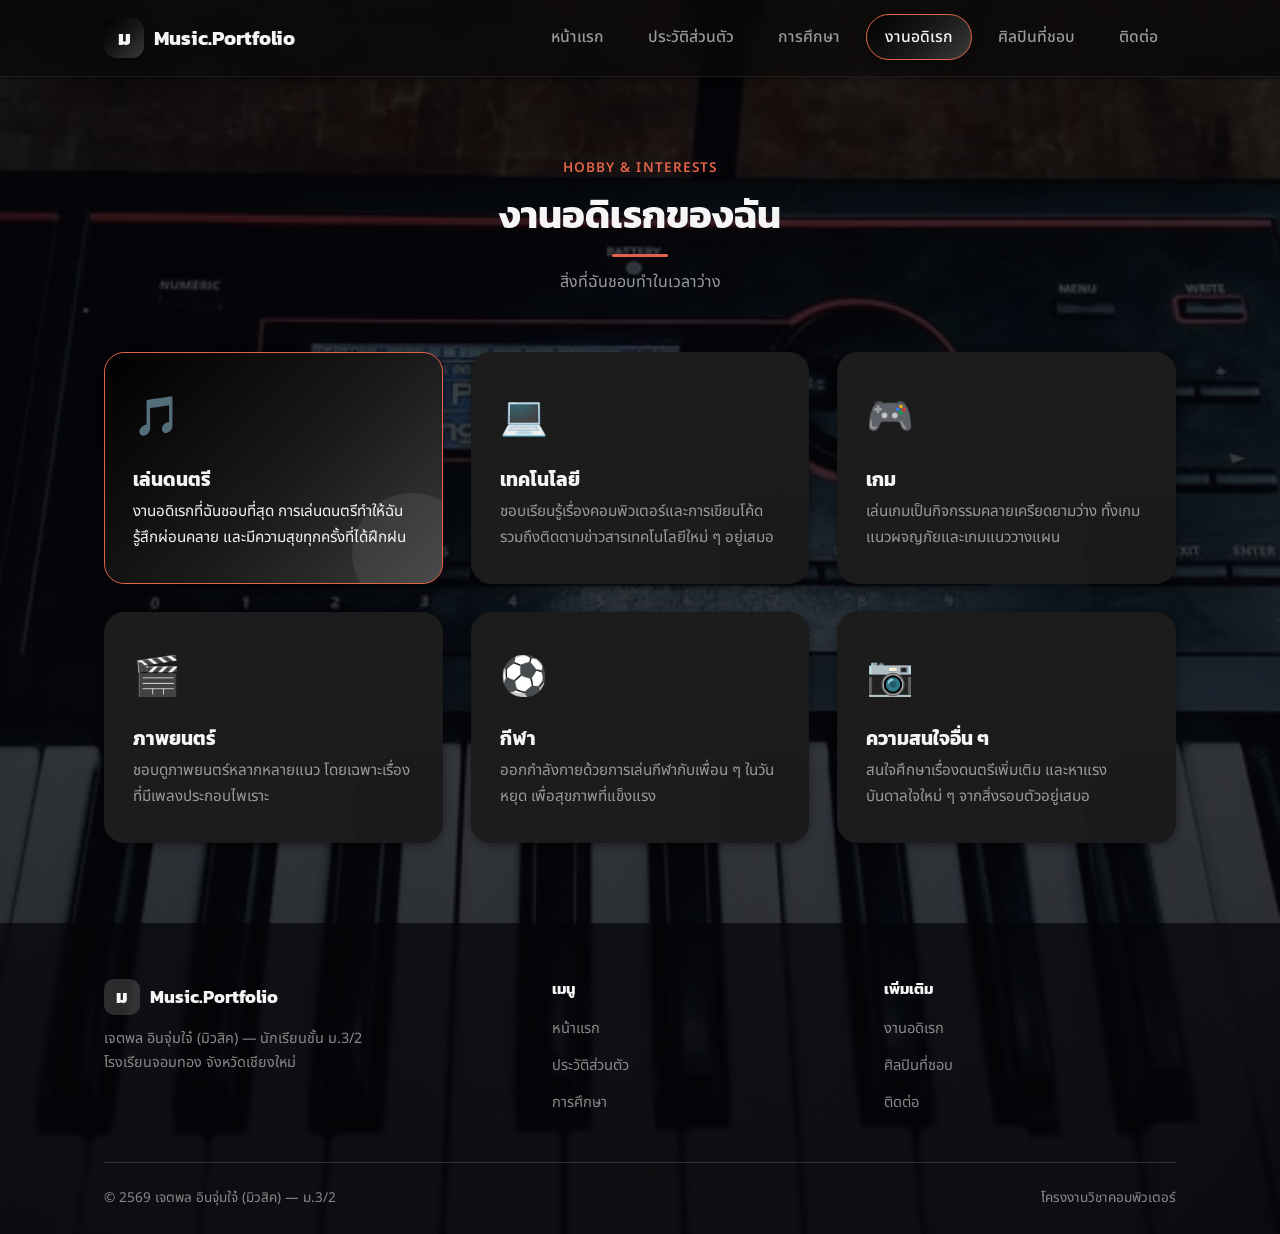
<file: hobby.html>
<!DOCTYPE html>
<html lang="th">
<head>
  <meta charset="UTF-8">
  <meta name="viewport" content="width=device-width, initial-scale=1.0">
  <title>งานอดิเรก | มิวสิค Portfolio</title>
  <link rel="stylesheet" href="style.css">
</head>
<body class="page-hobby">

  <header>
    <nav class="navbar">
      <div class="container">
        <a href="index.html" class="nav-brand">
          <span class="logo-mark">ม</span>
          Music.Portfolio
        </a>
        <ul class="nav-links" id="navLinks">
          <li><a href="index.html">หน้าแรก</a></li>
          <li><a href="profile.html">ประวัติส่วนตัว</a></li>
          <li><a href="education.html">การศึกษา</a></li>
          <li><a href="hobby.html" class="active">งานอดิเรก</a></li>
          <li><a href="artists.html">ศิลปินที่ชอบ</a></li>
          <li><a href="contact.html">ติดต่อ</a></li>
        </ul>
        <button class="nav-toggle" id="navToggle" aria-label="เปิดเมนู">
          <span></span><span></span><span></span>
        </button>
      </div>
    </nav>
  </header>

  <main>
    <section class="section">
      <div class="container">
        <div class="section-header">
          <span class="eyebrow">Hobby &amp; Interests</span>
          <h2>งานอดิเรกของฉัน</h2>
          <p>สิ่งที่ฉันชอบทำในเวลาว่าง</p>
        </div>

        <div class="hobby-grid">
          <div class="hobby-card featured">
            <div class="icon">🎵</div>
            <h3>เล่นดนตรี</h3>
            <p>งานอดิเรกที่ฉันชอบที่สุด การเล่นดนตรีทำให้ฉันรู้สึกผ่อนคลาย
              และมีความสุขทุกครั้งที่ได้ฝึกฝน</p>
          </div>

          <div class="hobby-card">
            <div class="icon">💻</div>
            <h3>เทคโนโลยี</h3>
            <p>ชอบเรียนรู้เรื่องคอมพิวเตอร์และการเขียนโค้ด
              รวมถึงติดตามข่าวสารเทคโนโลยีใหม่ ๆ อยู่เสมอ</p>
          </div>

          <div class="hobby-card">
            <div class="icon">🎮</div>
            <h3>เกม</h3>
            <p>เล่นเกมเป็นกิจกรรมคลายเครียดยามว่าง
              ทั้งเกมแนวผจญภัยและเกมแนววางแผน</p>
          </div>

          <div class="hobby-card">
            <div class="icon">🎬</div>
            <h3>ภาพยนตร์</h3>
            <p>ชอบดูภาพยนตร์หลากหลายแนว โดยเฉพาะเรื่องที่มีเพลงประกอบไพเราะ</p>
          </div>

          <div class="hobby-card">
            <div class="icon">⚽</div>
            <h3>กีฬา</h3>
            <p>ออกกำลังกายด้วยการเล่นกีฬากับเพื่อน ๆ ในวันหยุด
              เพื่อสุขภาพที่แข็งแรง</p>
          </div>

          <div class="hobby-card">
            <div class="icon">📷</div>
            <h3>ความสนใจอื่น ๆ</h3>
            <p>สนใจศึกษาเรื่องดนตรีเพิ่มเติม และหาแรงบันดาลใจใหม่ ๆ
              จากสิ่งรอบตัวอยู่เสมอ</p>
          </div>
        </div>
      </div>
    </section>
  </main>

  <footer class="site-footer">
    <div class="container">
      <div class="footer-top">
        <div class="footer-col">
          <div class="footer-brand">
            <span class="logo-mark">ม</span>
            Music.Portfolio
          </div>
          <p style="font-size:0.9rem; color:var(--blue-200);">
            เจตพล อินจุ่มใจ๋ (มิวสิค) — นักเรียนชั้น ม.3/2<br>
            โรงเรียนจอมทอง จังหวัดเชียงใหม่
          </p>
        </div>
        <div class="footer-col">
          <h4>เมนู</h4>
          <ul>
            <li><a href="index.html">หน้าแรก</a></li>
            <li><a href="profile.html">ประวัติส่วนตัว</a></li>
            <li><a href="education.html">การศึกษา</a></li>
          </ul>
        </div>
        <div class="footer-col">
          <h4>เพิ่มเติม</h4>
          <ul>
            <li><a href="hobby.html">งานอดิเรก</a></li>
            <li><a href="artists.html">ศิลปินที่ชอบ</a></li>
            <li><a href="contact.html">ติดต่อ</a></li>
          </ul>
        </div>
      </div>
      <div class="footer-bottom">
        <span>© 2569 เจตพล อินจุ่มใจ๋ (มิวสิค) — ม.3/2</span>
        <span>โครงงานวิชาคอมพิวเตอร์</span>
      </div>
    </div>
  </footer>

  <script>
    const navToggle = document.getElementById('navToggle');
    const navLinks = document.getElementById('navLinks');
    if (navToggle) {
      navToggle.addEventListener('click', () => navLinks.classList.toggle('open'));
    }
  </script>

  <script>
    /* Global "mouse click = piano C note" easter egg */
    (function () {
      let audioCtx = null;
      function getCtx() {
        if (!audioCtx) audioCtx = new (window.AudioContext || window.webkitAudioContext)();
        if (audioCtx.state === 'suspended') audioCtx.resume();
        return audioCtx;
      }
      function playC() {
        const ctx = getCtx();
        const now = ctx.currentTime;
        const gain = ctx.createGain();
        gain.gain.setValueAtTime(0, now);
        gain.gain.linearRampToValueAtTime(0.3, now + 0.01);
        gain.gain.exponentialRampToValueAtTime(0.0001, now + 1.2);
        gain.connect(ctx.destination);
        const osc1 = ctx.createOscillator();
        osc1.type = 'sine';
        osc1.frequency.setValueAtTime(261.63, now);
        osc1.connect(gain);
        const osc2 = ctx.createOscillator();
        osc2.type = 'triangle';
        osc2.frequency.setValueAtTime(523.25, now);
        const gain2 = ctx.createGain();
        gain2.gain.setValueAtTime(0.1, now);
        osc2.connect(gain2);
        gain2.connect(gain);
        osc1.start(now);
        osc2.start(now);
        osc1.stop(now + 1.3);
        osc2.stop(now + 1.3);
      }
      document.addEventListener('click', playC);
    })();
  </script>


  <script>
    /* Shooting stars — lots of them! */
    (function () {
      const layer = document.createElement('div');
      layer.className = 'meteor-layer';
      document.body.appendChild(layer);

      function spawnMeteor() {
        const m = document.createElement('div');
        m.className = 'meteor';
        const startX = Math.random() * 90 + 2;   // vw
        const startY = Math.random() * 70 + 2;   // vh, spread across most of the screen
        const angle = 12 + Math.random() * 24;   // degrees
        const duration = 1.0 + Math.random() * 1.1; // seconds
        m.style.left = startX + 'vw';
        m.style.top = startY + 'vh';
        m.style.setProperty('--angle', angle + 'deg');
        m.style.setProperty('--dur', duration + 's');
        layer.appendChild(m);
        setTimeout(() => m.remove(), duration * 1000 + 150);
      }

      function loop() {
        const burst = 1 + Math.floor(Math.random() * 3); // 1-3 meteors per burst
        for (let i = 0; i < burst; i++) {
          setTimeout(spawnMeteor, Math.random() * 200);
        }
        const next = 350 + Math.random() * 450; // frequent: ~0.35s-0.8s between bursts
        setTimeout(loop, next);
      }
      setTimeout(loop, 400);
    })();
  </script>

  <script>
    /* Purple glow trail that follows the mouse/drag */
    (function () {
      let lastTime = 0;
      const minInterval = 20; // ms between spawned glow dots, keeps it smooth but light

      function spawnGlow(x, y) {
        const dot = document.createElement('div');
        dot.className = 'cursor-glow';
        const size = 14 + Math.random() * 12;
        dot.style.width = size + 'px';
        dot.style.height = size + 'px';
        dot.style.left = x + 'px';
        dot.style.top = y + 'px';
        document.body.appendChild(dot);
        dot.addEventListener('animationend', () => dot.remove());
        setTimeout(() => dot.remove(), 700);
      }

      function handleMove(x, y) {
        const now = performance.now();
        if (now - lastTime < minInterval) return;
        lastTime = now;
        spawnGlow(x, y);
      }

      document.addEventListener('mousemove', (e) => handleMove(e.clientX, e.clientY));
      document.addEventListener('touchmove', (e) => {
        if (!e.touches || !e.touches.length) return;
        const t = e.touches[0];
        handleMove(t.clientX, t.clientY);
      }, { passive: true });
    })();
  </script>

</body>
</html>
</file>
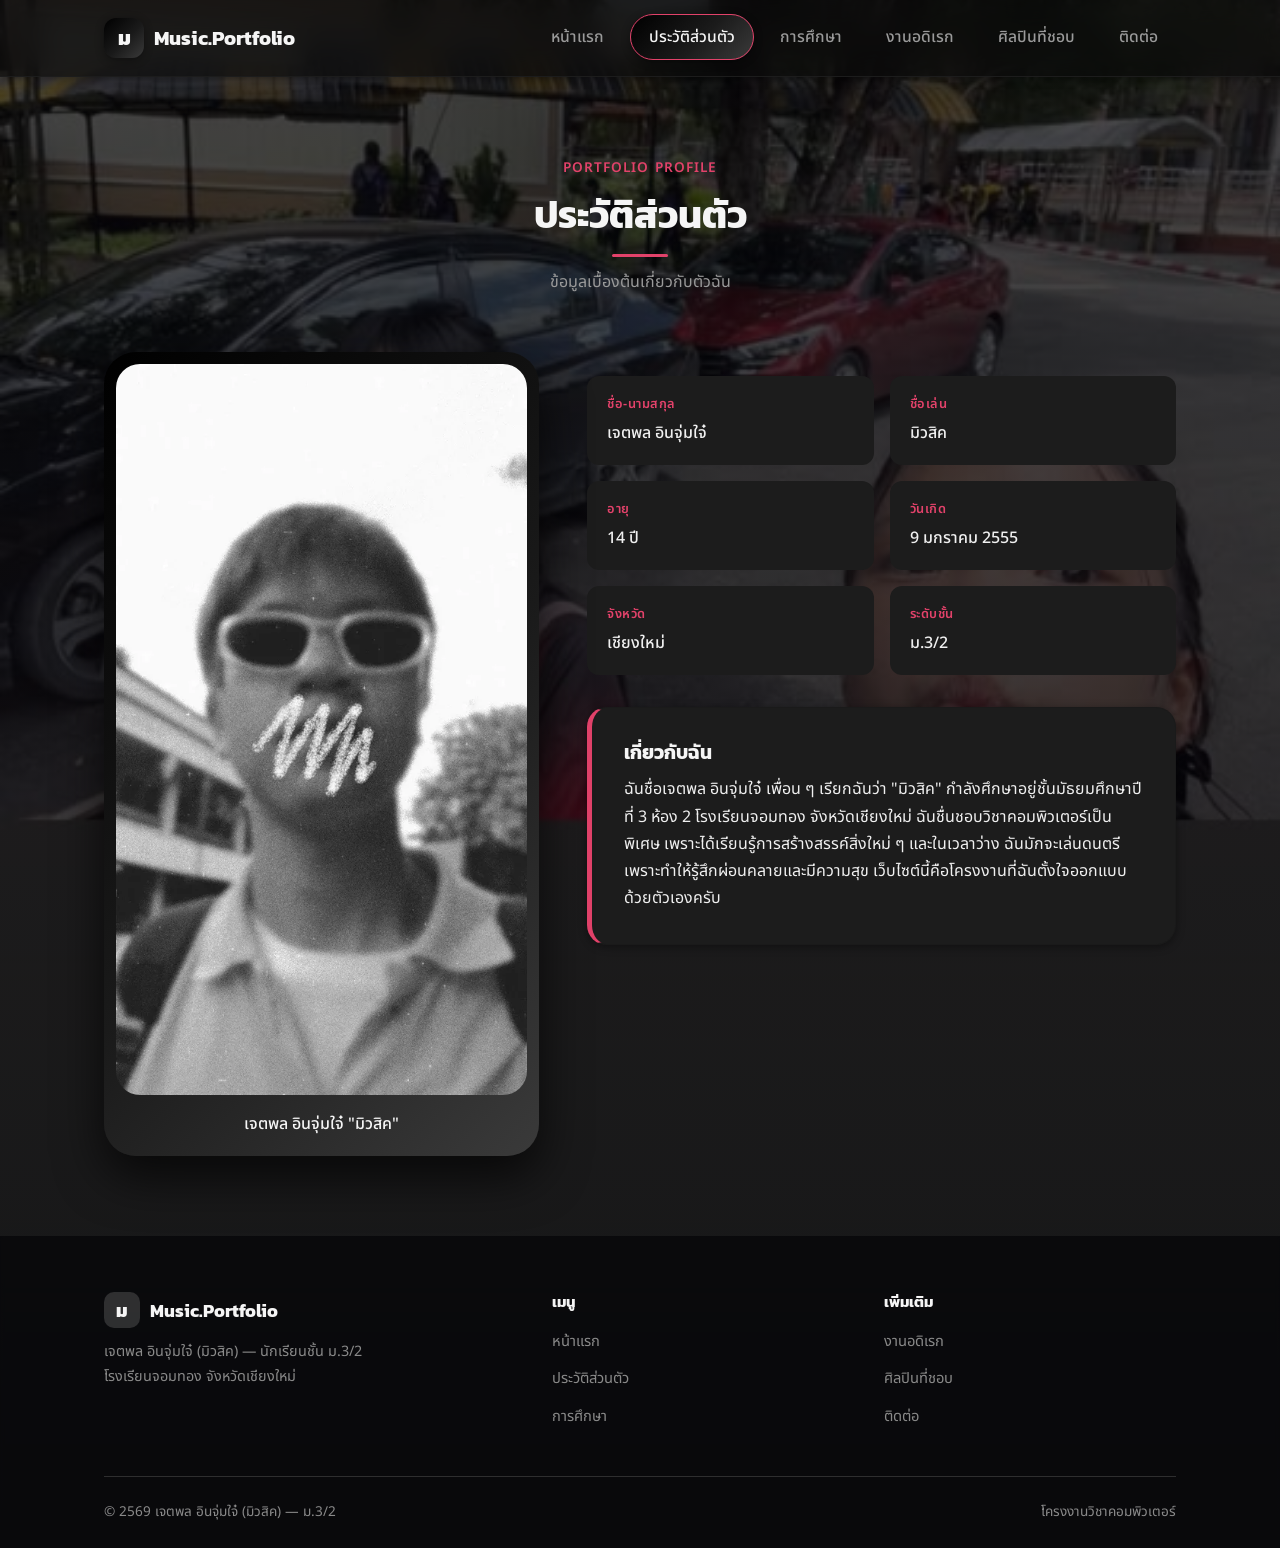
<file: profile.html>
<!DOCTYPE html>
<html lang="th">
<head>
  <meta charset="UTF-8">
  <meta name="viewport" content="width=device-width, initial-scale=1.0">
  <title>ประวัติส่วนตัว | มิวสิค Portfolio</title>
  <link rel="stylesheet" href="style.css">
</head>
<body class="page-profile">

  <header>
    <nav class="navbar">
      <div class="container">
        <a href="index.html" class="nav-brand">
          <span class="logo-mark">ม</span>
          Music.Portfolio
        </a>
        <ul class="nav-links" id="navLinks">
          <li><a href="index.html">หน้าแรก</a></li>
          <li><a href="profile.html" class="active">ประวัติส่วนตัว</a></li>
          <li><a href="education.html">การศึกษา</a></li>
          <li><a href="hobby.html">งานอดิเรก</a></li>
          <li><a href="artists.html">ศิลปินที่ชอบ</a></li>
          <li><a href="contact.html">ติดต่อ</a></li>
        </ul>
        <button class="nav-toggle" id="navToggle" aria-label="เปิดเมนู">
          <span></span><span></span><span></span>
        </button>
      </div>
    </nav>
  </header>

  <main>
    <section class="section">
      <div class="container">
        <div class="section-header">
          <span class="eyebrow">Portfolio Profile</span>
          <h2>ประวัติส่วนตัว</h2>
          <p>ข้อมูลเบื้องต้นเกี่ยวกับตัวฉัน</p>
        </div>

        <div class="profile-grid">
          <div class="profile-photo-card">
            <img src="[data-uri]"
                 alt="รูปโปรไฟล์ของฉัน">
            <div class="profile-photo-caption">เจตพล อินจุ่มใจ๋ "มิวสิค"</div>
          </div>

          <div>
            <div class="info-list">
              <div class="info-item">
                <div class="label">ชื่อ-นามสกุล</div>
                <div class="value">เจตพล อินจุ่มใจ๋</div>
              </div>
              <div class="info-item">
                <div class="label">ชื่อเล่น</div>
                <div class="value">มิวสิค</div>
              </div>
              <div class="info-item">
                <div class="label">อายุ</div>
                <div class="value">14 ปี</div>
              </div>
              <div class="info-item">
                <div class="label">วันเกิด</div>
                <div class="value">9 มกราคม 2555</div>
              </div>
              <div class="info-item">
                <div class="label">จังหวัด</div>
                <div class="value">เชียงใหม่</div>
              </div>
              <div class="info-item">
                <div class="label">ระดับชั้น</div>
                <div class="value">ม.3/2</div>
              </div>
            </div>

            <div class="about-box">
              <h3>เกี่ยวกับฉัน</h3>
              <p>
                ฉันชื่อเจตพล อินจุ่มใจ๋ เพื่อน ๆ เรียกฉันว่า "มิวสิค"
                กำลังศึกษาอยู่ชั้นมัธยมศึกษาปีที่ 3 ห้อง 2 โรงเรียนจอมทอง
                จังหวัดเชียงใหม่ ฉันชื่นชอบวิชาคอมพิวเตอร์เป็นพิเศษ
                เพราะได้เรียนรู้การสร้างสรรค์สิ่งใหม่ ๆ และในเวลาว่าง
                ฉันมักจะเล่นดนตรี เพราะทำให้รู้สึกผ่อนคลายและมีความสุข
                เว็บไซต์นี้คือโครงงานที่ฉันตั้งใจออกแบบด้วยตัวเองครับ
              </p>
            </div>
          </div>
        </div>
      </div>
    </section>
  </main>

  <footer class="site-footer">
    <div class="container">
      <div class="footer-top">
        <div class="footer-col">
          <div class="footer-brand">
            <span class="logo-mark">ม</span>
            Music.Portfolio
          </div>
          <p style="font-size:0.9rem; color:var(--blue-200);">
            เจตพล อินจุ่มใจ๋ (มิวสิค) — นักเรียนชั้น ม.3/2<br>
            โรงเรียนจอมทอง จังหวัดเชียงใหม่
          </p>
        </div>
        <div class="footer-col">
          <h4>เมนู</h4>
          <ul>
            <li><a href="index.html">หน้าแรก</a></li>
            <li><a href="profile.html">ประวัติส่วนตัว</a></li>
            <li><a href="education.html">การศึกษา</a></li>
          </ul>
        </div>
        <div class="footer-col">
          <h4>เพิ่มเติม</h4>
          <ul>
            <li><a href="hobby.html">งานอดิเรก</a></li>
            <li><a href="artists.html">ศิลปินที่ชอบ</a></li>
            <li><a href="contact.html">ติดต่อ</a></li>
          </ul>
        </div>
      </div>
      <div class="footer-bottom">
        <span>© 2569 เจตพล อินจุ่มใจ๋ (มิวสิค) — ม.3/2</span>
        <span>โครงงานวิชาคอมพิวเตอร์</span>
      </div>
    </div>
  </footer>

  <script>
    const navToggle = document.getElementById('navToggle');
    const navLinks = document.getElementById('navLinks');
    if (navToggle) {
      navToggle.addEventListener('click', () => navLinks.classList.toggle('open'));
    }
  </script>

  <script>
    /* Global "mouse click = piano C note" easter egg */
    (function () {
      let audioCtx = null;
      function getCtx() {
        if (!audioCtx) audioCtx = new (window.AudioContext || window.webkitAudioContext)();
        if (audioCtx.state === 'suspended') audioCtx.resume();
        return audioCtx;
      }
      function playC() {
        const ctx = getCtx();
        const now = ctx.currentTime;
        const gain = ctx.createGain();
        gain.gain.setValueAtTime(0, now);
        gain.gain.linearRampToValueAtTime(0.3, now + 0.01);
        gain.gain.exponentialRampToValueAtTime(0.0001, now + 1.2);
        gain.connect(ctx.destination);
        const osc1 = ctx.createOscillator();
        osc1.type = 'sine';
        osc1.frequency.setValueAtTime(261.63, now);
        osc1.connect(gain);
        const osc2 = ctx.createOscillator();
        osc2.type = 'triangle';
        osc2.frequency.setValueAtTime(523.25, now);
        const gain2 = ctx.createGain();
        gain2.gain.setValueAtTime(0.1, now);
        osc2.connect(gain2);
        gain2.connect(gain);
        osc1.start(now);
        osc2.start(now);
        osc1.stop(now + 1.3);
        osc2.stop(now + 1.3);
      }
      document.addEventListener('click', playC);
    })();
  </script>


  <script>
    /* Shooting stars — lots of them! */
    (function () {
      const layer = document.createElement('div');
      layer.className = 'meteor-layer';
      document.body.appendChild(layer);

      function spawnMeteor() {
        const m = document.createElement('div');
        m.className = 'meteor';
        const startX = Math.random() * 90 + 2;   // vw
        const startY = Math.random() * 70 + 2;   // vh, spread across most of the screen
        const angle = 12 + Math.random() * 24;   // degrees
        const duration = 1.0 + Math.random() * 1.1; // seconds
        m.style.left = startX + 'vw';
        m.style.top = startY + 'vh';
        m.style.setProperty('--angle', angle + 'deg');
        m.style.setProperty('--dur', duration + 's');
        layer.appendChild(m);
        setTimeout(() => m.remove(), duration * 1000 + 150);
      }

      function loop() {
        const burst = 1 + Math.floor(Math.random() * 3); // 1-3 meteors per burst
        for (let i = 0; i < burst; i++) {
          setTimeout(spawnMeteor, Math.random() * 200);
        }
        const next = 350 + Math.random() * 450; // frequent: ~0.35s-0.8s between bursts
        setTimeout(loop, next);
      }
      setTimeout(loop, 400);
    })();
  </script>

  <script>
    /* Purple glow trail that follows the mouse/drag */
    (function () {
      let lastTime = 0;
      const minInterval = 20; // ms between spawned glow dots, keeps it smooth but light

      function spawnGlow(x, y) {
        const dot = document.createElement('div');
        dot.className = 'cursor-glow';
        const size = 14 + Math.random() * 12;
        dot.style.width = size + 'px';
        dot.style.height = size + 'px';
        dot.style.left = x + 'px';
        dot.style.top = y + 'px';
        document.body.appendChild(dot);
        dot.addEventListener('animationend', () => dot.remove());
        setTimeout(() => dot.remove(), 700);
      }

      function handleMove(x, y) {
        const now = performance.now();
        if (now - lastTime < minInterval) return;
        lastTime = now;
        spawnGlow(x, y);
      }

      document.addEventListener('mousemove', (e) => handleMove(e.clientX, e.clientY));
      document.addEventListener('touchmove', (e) => {
        if (!e.touches || !e.touches.length) return;
        const t = e.touches[0];
        handleMove(t.clientX, t.clientY);
      }, { passive: true });
    })();
  </script>

</body>
</html>
</file>
<file: style.css>
/* ==========================================================================
   Music's Portfolio — style.css
   Theme: Modern Blue Portfolio + Soundwave motif
   ========================================================================== */

@import url('https://fonts.googleapis.com/css2?family=Kanit:wght@400;500;600;700;800&family=Noto+Sans+Thai:wght@300;400;500;600;700&display=swap');

:root {
  --blue-900: #0A0A0A;
  --blue-700: #1A1A1A;
  --blue-400: #4A4A4A;
  --blue-200: #8A8A8A;
  --blue-50:  #1C1C1C;
  --white:    #F5F5F5;

  --text-dark: #F0F0F0;
  --text-muted: #9A9A9A;

  --gradient-main: linear-gradient(135deg, #000000 0%, #1A1A1A 55%, #3A3A3A 100%);
  --gradient-soft: linear-gradient(135deg, #0A0A0A 0%, #141414 100%);

  --shadow-sm: 0 2px 8px rgba(0, 0, 0, 0.4);
  --shadow-md: 0 8px 24px rgba(0, 0, 0, 0.55);
  --shadow-lg: 0 20px 48px rgba(0, 0, 0, 0.7);

  --radius-sm: 12px;
  --radius-md: 20px;
  --radius-lg: 32px;

  --container-width: 1120px;

  /* Default accent (pages without a photo background keep this neutral tone) */
  --accent: var(--blue-200);
}

/* ==========================================================================
   Site Loader (splash / preloader)
   ========================================================================== */

.site-loader {
  position: fixed;
  inset: 0;
  z-index: 99999;
  display: flex;
  align-items: center;
  justify-content: center;
  background: radial-gradient(circle at 50% 30%, #1c1c1c 0%, #050505 75%);
  transition: opacity 0.7s ease;
}

.site-loader.loader-done {
  opacity: 0;
  pointer-events: none;
}

.loader-inner {
  display: flex;
  flex-direction: column;
  align-items: center;
  gap: 22px;
  width: 90%;
  max-width: 320px;
  text-align: center;
}

.loader-text {
  font-family: 'Kanit', sans-serif;
  font-size: 1.05rem;
  font-weight: 500;
  color: var(--text-dark);
  letter-spacing: 0.02em;
}

.loader-media {
  width: 220px;
  height: 220px;
  border-radius: var(--radius-md);
  overflow: hidden;
  border: 1px solid var(--blue-700);
  box-shadow: var(--shadow-lg);
  opacity: 0;
  transform: scale(0.94);
  transition: opacity 0.6s ease, transform 0.6s ease;
}

.loader-media.show {
  opacity: 1;
  transform: scale(1);
}

.loader-media img,
.loader-media video {
  width: 100%;
  height: 100%;
  object-fit: cover;
  display: block;
}

.loader-bar-track {
  width: 100%;
  height: 10px;
  border-radius: 999px;
  background: var(--blue-700);
  overflow: hidden;
  border: 1px solid var(--blue-400);
}

.loader-bar-fill {
  height: 100%;
  width: 0%;
  border-radius: 999px;
  background: var(--gradient-main);
  background-size: 200% 100%;
  animation: loaderShimmer 1.6s linear infinite;
  transition: width 0.15s linear;
}

@keyframes loaderShimmer {
  0% { background-position: 0% 0; }
  100% { background-position: 200% 0; }
}

.loader-percent {
  font-family: 'Kanit', sans-serif;
  font-size: 0.9rem;
  color: var(--blue-200);
  letter-spacing: 0.05em;
}

* { margin: 0; padding: 0; box-sizing: border-box; }


html { scroll-behavior: smooth; }

body {
  font-family: 'Noto Sans Thai', sans-serif;
  color: var(--text-dark);
  background:
    linear-gradient(180deg, rgba(5,5,10,0.62), rgba(5,5,10,0.75)),
    url("[data-uri]") center / cover no-repeat fixed;
  line-height: 1.7;
  overflow-x: hidden;
}

/* Per-page background photos (overrides the default starry background)
   Each page also gets an --accent color sampled from its own photo,
   so eyebrow labels, tags, and highlights feel tied to that background. */
body.page-profile {
  --accent: #E2426A; /* rose-red, from the photo's red car/uniform */
  background:
    linear-gradient(180deg, rgba(5,5,10,0.72), rgba(5,5,10,0.85)),
    url("images/profile-page-bg.jpg") center / cover no-repeat fixed;
}

body.page-education {
  --accent: #A9C2D6; /* cool silver-blue, nostalgic tone for the b/w photo */
  background:
    linear-gradient(180deg, rgba(5,5,10,0.72), rgba(5,5,10,0.85)),
    url("images/education-page-bg.jpg") center / cover no-repeat fixed;
}

body.page-hobby {
  --accent: #E2624A; /* warm copper-red, matched to the keyboard's red panel */
  background:
    linear-gradient(180deg, rgba(5,5,10,0.72), rgba(5,5,10,0.85)),
    url("images/hobby-page-bg.jpg") center / cover no-repeat fixed;
}

body.page-artists {
  --accent: #E8A23D; /* warm amber-gold, matched to the concert stage lights */
  background:
    linear-gradient(180deg, rgba(5,5,10,0.72), rgba(5,5,10,0.85)),
    url("images/artists-page-bg.jpg") center / cover no-repeat fixed;
}

body {
  cursor: url("[data-uri]") 32 32, auto;
}

a, button, .piano-key, .jukebox-btn, .nav-toggle {
  cursor: url("[data-uri]") 32 32, pointer;
}

h1, h2, h3, h4 {
  font-family: 'Kanit', sans-serif;
  color: var(--white);
  line-height: 1.3;
}

a { text-decoration: none; color: inherit; }
ul { list-style: none; }
img { max-width: 100%; display: block; }

.container {
  max-width: var(--container-width);
  margin: 0 auto;
  padding: 0 24px;
}

/* ==========================================================================
   Soundwave signature element
   ========================================================================== */

.soundwave {
  display: flex;
  align-items: flex-end;
  gap: 4px;
  height: 28px;
}

.soundwave span {
  display: block;
  width: 4px;
  border-radius: 4px;
  background: var(--white);
  animation: wave 1.2s ease-in-out infinite;
}

.soundwave span:nth-child(1) { height: 40%; animation-delay: 0s; }
.soundwave span:nth-child(2) { height: 100%; animation-delay: 0.15s; }
.soundwave span:nth-child(3) { height: 65%; animation-delay: 0.3s; }
.soundwave span:nth-child(4) { height: 90%; animation-delay: 0.45s; }
.soundwave span:nth-child(5) { height: 50%; animation-delay: 0.6s; }

@keyframes wave {
  0%, 100% { transform: scaleY(0.6); }
  50% { transform: scaleY(1); }
}

.section-divider {
  width: 100%;
  height: 60px;
  background-image: repeating-linear-gradient(
    90deg,
    var(--blue-200) 0px, var(--blue-200) 3px,
    transparent 3px, transparent 14px
  );
  -webkit-mask-image: linear-gradient(180deg, transparent, black 40%, black 60%, transparent);
  mask-image: linear-gradient(180deg, transparent, black 40%, black 60%, transparent);
  opacity: 0.5;
}

/* ==========================================================================
   Navigation
   ========================================================================== */

.navbar {
  position: sticky;
  top: 0;
  z-index: 100;
  backdrop-filter: blur(14px);
  background: rgba(10, 10, 10, 0.68);
  border-bottom: 1px solid var(--blue-50);
  box-shadow: var(--shadow-sm);
}

.navbar .container {
  display: flex;
  align-items: center;
  justify-content: space-between;
  height: 76px;
}

.nav-brand {
  display: flex;
  align-items: center;
  gap: 10px;
  font-family: 'Kanit', sans-serif;
  font-weight: 700;
  font-size: 1.25rem;
  color: var(--white);
}

.nav-brand .logo-mark {
  width: 40px;
  height: 40px;
  border-radius: 12px;
  background: var(--gradient-main);
  display: flex;
  align-items: center;
  justify-content: center;
  color: var(--white);
  font-weight: 800;
  box-shadow: var(--shadow-sm);
}

.nav-links {
  display: flex;
  gap: 8px;
}

.nav-links a {
  position: relative;
  padding: 10px 18px;
  border-radius: 999px;
  font-weight: 500;
  font-size: 0.98rem;
  color: var(--text-muted);
  transition: all 0.25s ease;
}

.nav-links a:hover {
  color: var(--white);
  background: var(--blue-50);
}

.nav-links a.active {
  color: var(--white);
  background: var(--gradient-main);
  border: 1px solid var(--accent);
  box-shadow: var(--shadow-sm);
}

.nav-toggle {
  display: none;
  flex-direction: column;
  gap: 5px;
  cursor: pointer;
  background: none;
  border: none;
}

.nav-toggle span {
  width: 26px;
  height: 3px;
  border-radius: 3px;
  background: var(--white);
}

/* ==========================================================================
   Hero
   ========================================================================== */

.hero {
  position: relative;
  padding: 90px 0 70px;
  background: linear-gradient(135deg, rgba(10,10,10,0.35) 0%, rgba(20,20,20,0.5) 100%);
  overflow: hidden;
}

.hero-bg-wave {
  position: absolute;
  inset: 0;
  z-index: 0;
  opacity: 0.5;
  pointer-events: none;
}

.hero .container {
  position: relative;
  z-index: 1;
  display: grid;
  grid-template-columns: 1.1fr 0.9fr;
  align-items: center;
  gap: 48px;
}

.hero-eyebrow {
  display: inline-flex;
  align-items: center;
  gap: 10px;
  padding: 8px 16px;
  border-radius: 999px;
  background: var(--blue-50);
  color: var(--white);
  border: 1px solid var(--blue-400);
  font-weight: 600;
  font-size: 0.85rem;
  margin-bottom: 20px;
}

.hero h1 {
  font-size: clamp(2.2rem, 5vw, 3.4rem);
  font-weight: 800;
  margin-bottom: 16px;
}

.hero h1 span {
  background: linear-gradient(135deg, #FFFFFF 0%, #7A7A7A 100%);
  -webkit-background-clip: text;
  background-clip: text;
  color: transparent;
}

.hero-tagline {
  font-size: 1.1rem;
  color: var(--text-muted);
  max-width: 460px;
  margin-bottom: 32px;
}

.hero-actions {
  display: flex;
  gap: 16px;
  flex-wrap: wrap;
}

.btn {
  display: inline-flex;
  align-items: center;
  gap: 8px;
  padding: 14px 28px;
  border-radius: 999px;
  font-weight: 600;
  font-size: 0.98rem;
  transition: all 0.25s ease;
  border: 2px solid transparent;
  cursor: pointer;
}

.btn-primary {
  background: var(--gradient-main);
  color: var(--white);
  border-color: var(--blue-400);
  box-shadow: var(--shadow-md);
}

.btn-primary:hover {
  transform: translateY(-3px);
  box-shadow: var(--shadow-lg);
  border-color: var(--white);
}

.btn-secondary {
  background: transparent;
  color: var(--white);
  border-color: var(--blue-400);
}

.btn-secondary:hover {
  background: var(--blue-50);
  transform: translateY(-3px);
  border-color: var(--white);
}

.hero-visual {
  position: relative;
  display: flex;
  align-items: center;
  justify-content: center;
}

.hero-visual::before {
  content: '';
  position: absolute;
  width: 320px;
  height: 320px;
  border-radius: 50%;
  background: var(--gradient-main);
  opacity: 0.15;
  z-index: 0;
}

.profile-frame {
  position: relative;
  z-index: 1;
  width: 280px;
  height: 280px;
  border-radius: 32% 68% 65% 35% / 45% 35% 65% 55%;
  overflow: hidden;
  border: 6px solid var(--accent);
  box-shadow: var(--shadow-lg);
  transition: transform 0.4s ease, border-radius 0.4s ease;
}

.profile-frame:hover {
  transform: scale(1.03) rotate(-2deg);
  border-radius: 50%;
}

.profile-frame img {
  width: 100%;
  height: 100%;
  object-fit: cover;
  object-position: center 15%;
}

.hero-stats {
  display: flex;
  gap: 28px;
  margin-top: 40px;
}

.hero-stat {
  display: flex;
  flex-direction: column;
}

.hero-stat strong {
  font-family: 'Kanit', sans-serif;
  font-size: 1.6rem;
  color: var(--white);
}

.hero-stat span {
  font-size: 0.85rem;
  color: var(--text-muted);
}

/* ==========================================================================
   Generic Section
   ========================================================================== */

.section {
  padding: 80px 0;
}

.section-alt {
  background: rgba(18, 18, 22, 0.55);
  backdrop-filter: blur(2px);
}

.section-header {
  text-align: center;
  max-width: 640px;
  margin: 0 auto 56px;
}

.section-header .eyebrow {
  color: var(--accent);
  font-weight: 600;
  font-size: 0.85rem;
  letter-spacing: 0.08em;
  text-transform: uppercase;
  margin-bottom: 10px;
  display: block;
}

.section-header h2 {
  font-size: clamp(1.8rem, 4vw, 2.4rem);
  margin-bottom: 12px;
}

.section-header h2::after {
  content: '';
  display: block;
  width: 56px;
  height: 3px;
  margin: 14px auto 0;
  background: var(--accent);
  border-radius: 3px;
}

.section-header p {
  color: var(--text-muted);
}

/* ==========================================================================
   Cards (generic)
   ========================================================================== */

.card {
  background: var(--blue-50);
  border-radius: var(--radius-md);
  padding: 32px;
  box-shadow: var(--shadow-sm);
  border: 1px solid var(--blue-700);
  transition: transform 0.3s ease, box-shadow 0.3s ease, border-color 0.3s ease;
}

.card:hover {
  border-color: var(--blue-400);
}

.card:hover {
  transform: translateY(-6px);
  box-shadow: var(--shadow-md);
}

/* ==========================================================================
   Profile page
   ========================================================================== */

.profile-grid {
  display: grid;
  grid-template-columns: 0.85fr 1.15fr;
  gap: 48px;
  align-items: start;
}

.profile-photo-card {
  position: sticky;
  top: 100px;
  background: var(--gradient-main);
  border-radius: var(--radius-lg);
  padding: 12px;
  box-shadow: var(--shadow-lg);
}

.profile-photo-card img {
  border-radius: calc(var(--radius-lg) - 8px);
  width: 100%;
}

.profile-photo-caption {
  text-align: center;
  color: var(--white);
  padding: 16px 8px 6px;
  font-weight: 500;
}

.info-list {
  display: grid;
  grid-template-columns: 1fr 1fr;
  gap: 16px;
  margin-top: 24px;
}

.info-item {
  background: var(--blue-50);
  border-radius: var(--radius-sm);
  padding: 18px 20px;
}

.info-item .label {
  font-size: 0.8rem;
  color: var(--accent);
  font-weight: 600;
  text-transform: uppercase;
  letter-spacing: 0.04em;
  margin-bottom: 4px;
}

.info-item .value {
  font-weight: 500;
  color: var(--text-dark);
}

.about-box {
  margin-top: 32px;
  padding: 32px;
  border-radius: var(--radius-md);
  background: var(--blue-50);
  border: 1px solid var(--blue-700);
  box-shadow: var(--shadow-sm);
  border-left: 5px solid var(--accent);
}

.about-box h3 {
  margin-bottom: 12px;
}

/* ==========================================================================
   Education / Timeline page
   ========================================================================== */

.highlight-strip {
  display: grid;
  grid-template-columns: repeat(4, 1fr);
  gap: 20px;
  margin-bottom: 60px;
}

.highlight-item {
  text-align: center;
  padding: 28px 16px;
  border-radius: var(--radius-md);
  background: var(--blue-50);
  box-shadow: var(--shadow-sm);
  border: 1px solid var(--blue-700);
  transition: border-color 0.3s ease;
}

.highlight-item:hover {
  border-color: var(--accent);
}

.highlight-item .icon {
  font-size: 2rem;
  margin-bottom: 10px;
}

.highlight-item .label {
  font-size: 0.85rem;
  color: var(--text-muted);
  margin-bottom: 4px;
}

.highlight-item .value {
  font-family: 'Kanit', sans-serif;
  font-weight: 600;
  color: var(--accent);
}

.timeline {
  position: relative;
  max-width: 760px;
  margin: 0 auto;
  padding-left: 40px;
}

.timeline::before {
  content: '';
  position: absolute;
  left: 11px;
  top: 6px;
  bottom: 6px;
  width: 3px;
  background: linear-gradient(180deg, var(--blue-900), var(--blue-200));
  border-radius: 3px;
}

.timeline-item {
  position: relative;
  padding-bottom: 48px;
}

.timeline-item:last-child { padding-bottom: 0; }

.timeline-dot {
  position: absolute;
  left: -40px;
  top: 4px;
  width: 26px;
  height: 26px;
  border-radius: 50%;
  background: var(--gradient-main);
  border: 4px solid var(--white);
  box-shadow: 0 0 0 3px var(--accent);
}

.timeline-content {
  background: var(--blue-50);
  border-radius: var(--radius-md);
  padding: 24px 28px;
  box-shadow: var(--shadow-sm);
  border: 1px solid var(--blue-700);
}

.timeline-content .stage {
  font-size: 0.8rem;
  font-weight: 700;
  color: var(--accent);
  text-transform: uppercase;
  letter-spacing: 0.05em;
  margin-bottom: 6px;
}

.timeline-content h3 { margin-bottom: 6px; }

.timeline-content p { color: var(--text-muted); font-size: 0.95rem; }

.timeline-item.current .timeline-dot {
  box-shadow: 0 0 0 3px var(--white);
}

.timeline-item.current .timeline-content {
  border: 1px solid var(--blue-400);
  background: #141414;
}

/* Photo backgrounds for each education stage */
.timeline-item:nth-child(1) .timeline-content {
  background:
    linear-gradient(rgba(10,10,10,0.82), rgba(10,10,10,0.88)),
    url("images/edu-kindergarten.jpg") center / cover no-repeat;
}

.timeline-item:nth-child(2) .timeline-content {
  background:
    linear-gradient(rgba(10,10,10,0.82), rgba(10,10,10,0.88)),
    url("images/edu-elementary.jpg") center / cover no-repeat;
}

.timeline-item:nth-child(3) .timeline-content {
  background:
    linear-gradient(rgba(10,10,10,0.82), rgba(10,10,10,0.88)),
    url("images/edu-secondary.jpg") center / cover no-repeat;
}

/* ==========================================================================
   Hobby page
   ========================================================================== */

.hobby-grid {
  display: grid;
  grid-template-columns: repeat(3, 1fr);
  gap: 28px;
}

.hobby-card {
  padding: 32px 28px;
  border-radius: var(--radius-md);
  background: var(--blue-50);
  box-shadow: var(--shadow-sm);
  border: 1px solid var(--blue-700);
  transition: transform 0.3s ease, box-shadow 0.3s ease, border-color 0.3s ease;
  position: relative;
  overflow: hidden;
}

.hobby-card::after {
  content: '';
  position: absolute;
  right: -30px;
  bottom: -30px;
  width: 120px;
  height: 120px;
  border-radius: 50%;
  background: var(--blue-700);
  z-index: 0;
  transition: transform 0.4s ease;
}

.hobby-card:hover::after {
  transform: scale(1.4);
}

.hobby-card:hover {
  transform: translateY(-8px);
  box-shadow: var(--shadow-md);
  border-color: var(--accent);
}

.hobby-card .icon {
  font-size: 2.4rem;
  margin-bottom: 16px;
  position: relative;
  z-index: 1;
  display: inline-block;
  transition: transform 0.3s ease;
}

.hobby-card:hover .icon {
  transform: scale(1.15) rotate(-6deg);
}

.hobby-card h3 { position: relative; z-index: 1; margin-bottom: 8px; }
.hobby-card p { position: relative; z-index: 1; color: var(--text-muted); font-size: 0.95rem; }

.hobby-card.featured {
  background: var(--gradient-main);
  border: 1px solid var(--accent);
}

.hobby-card.featured h3,
.hobby-card.featured p,
.hobby-card.featured .label {
  color: var(--white);
}

.hobby-card.featured::after {
  background: rgba(255, 255, 255, 0.08);
}

/* ==========================================================================
   Contact page
   ========================================================================== */

.contact-cta {
  text-align: center;
  padding: 56px 32px;
  border-radius: var(--radius-lg);
  background: var(--gradient-main);
  color: var(--white);
  border: 1px solid var(--blue-400);
  margin-bottom: 56px;
  box-shadow: var(--shadow-lg);
}

.contact-cta h2 { color: var(--white); margin-bottom: 12px; }
.contact-cta p { color: var(--blue-200); max-width: 480px; margin: 0 auto; }

.contact-grid {
  display: grid;
  grid-template-columns: repeat(3, 1fr);
  gap: 24px;
}

.contact-card {
  text-align: center;
  padding: 36px 24px;
}

.contact-card .icon-badge {
  width: 60px;
  height: 60px;
  margin: 0 auto 18px;
  border-radius: 18px;
  background: var(--blue-700);
  display: flex;
  align-items: center;
  justify-content: center;
  font-size: 1.6rem;
}

.contact-card h3 { margin-bottom: 8px; font-size: 1.1rem; }
.contact-card p { color: var(--text-muted); font-size: 0.92rem; word-break: break-word; }

.contact-card-link {
  display: block;
  transition: transform 0.25s ease, box-shadow 0.25s ease, border-color 0.25s ease;
}

.contact-card-link:hover {
  transform: translateY(-6px);
  box-shadow: var(--shadow-md);
  border-color: var(--blue-400);
}

/* ==========================================================================
   Footer
   ========================================================================== */

.site-footer {
  background: rgba(5, 5, 8, 0.7);
  backdrop-filter: blur(2px);
  color: var(--blue-50);
  padding: 56px 0 24px;
}

.footer-top {
  display: grid;
  grid-template-columns: 1.4fr 1fr 1fr;
  gap: 40px;
  padding-bottom: 36px;
  border-bottom: 1px solid rgba(255, 255, 255, 0.15);
}

.footer-brand {
  display: flex;
  align-items: center;
  gap: 10px;
  font-family: 'Kanit', sans-serif;
  font-weight: 700;
  font-size: 1.15rem;
  color: var(--white);
  margin-bottom: 12px;
}

.footer-brand .logo-mark {
  width: 36px;
  height: 36px;
  border-radius: 10px;
  background: rgba(255, 255, 255, 0.15);
  display: flex;
  align-items: center;
  justify-content: center;
  color: var(--white);
  font-weight: 800;
}

.footer-col h4 {
  color: var(--white);
  font-size: 0.95rem;
  margin-bottom: 16px;
}

.footer-col ul li { margin-bottom: 10px; }

.footer-col ul li a {
  color: var(--blue-200);
  font-size: 0.92rem;
  transition: color 0.2s ease;
}

.footer-col ul li a:hover { color: var(--white); }

.footer-bottom {
  display: flex;
  justify-content: space-between;
  align-items: center;
  flex-wrap: wrap;
  gap: 12px;
  padding-top: 24px;
  font-size: 0.85rem;
  color: var(--blue-200);
}

/* ==========================================================================
   Animations
   ========================================================================== */

@keyframes fadeUp {
  from { opacity: 0; transform: translateY(24px); }
  to { opacity: 1; transform: translateY(0); }
}

.fade-up {
  animation: fadeUp 0.7s ease both;
}

.delay-1 { animation-delay: 0.1s; }
.delay-2 { animation-delay: 0.2s; }
.delay-3 { animation-delay: 0.3s; }

/* ==========================================================================
   Piano
   ========================================================================== */

.piano-wrap {
  background: var(--blue-50);
  border: 1px solid var(--blue-700);
  border-radius: var(--radius-lg);
  padding: 32px;
  box-shadow: var(--shadow-md);
  text-align: center;
}

.piano-hint {
  color: var(--text-muted);
  font-size: 0.9rem;
  margin-bottom: 20px;
}

.piano {
  position: relative;
  display: inline-flex;
  justify-content: center;
  height: 190px;
  user-select: none;
  margin: 0 auto;
}

.piano-scroll {
  width: 100%;
  overflow-x: auto;
  padding-bottom: 4px;
}

.piano-key {
  position: relative;
  border: 1px solid #000;
  border-radius: 0 0 8px 8px;
  transition: background 0.08s ease, transform 0.08s ease;
}

.piano-key.white {
  width: 44px;
  height: 190px;
  background: linear-gradient(180deg, #FDFDFD 0%, #E8E8E8 100%);
  z-index: 1;
  margin-left: -1px;
  flex-shrink: 0;
}

.piano-key.white:first-child { margin-left: 0; }

.piano-key.white span {
  position: absolute;
  bottom: 10px;
  left: 0;
  right: 0;
  text-align: center;
  font-size: 0.75rem;
  color: #888;
  font-family: 'Kanit', sans-serif;
  pointer-events: none;
}

.piano-key.white.active {
  background: linear-gradient(180deg, #D2E4FF 0%, #A9C7F5 100%);
  transform: translateY(2px);
}

.piano-key.black {
  width: 28px;
  height: 116px;
  background: linear-gradient(180deg, #2A2A2A 0%, #000 100%);
  position: absolute;
  top: 0;
  z-index: 2;
  border-radius: 0 0 6px 6px;
}

.piano-key.black.active {
  background: linear-gradient(180deg, #4A4A4A 0%, #1A1A1A 100%);
  transform: translateY(2px);
}

/* ==========================================================================
   Jukebox
   ========================================================================== */

.jukebox-wrap {
  background: var(--blue-50);
  border: 1px solid var(--blue-700);
  border-radius: var(--radius-lg);
  padding: 32px;
  box-shadow: var(--shadow-md);
}

.jukebox-controls {
  display: flex;
  gap: 12px;
  margin-bottom: 20px;
  flex-wrap: wrap;
}

.jukebox-input {
  flex: 1;
  min-width: 220px;
  padding: 14px 18px;
  border-radius: 999px;
  border: 1px solid var(--blue-400);
  background: #141414;
  color: var(--text-dark);
  font-family: 'Noto Sans Thai', sans-serif;
  font-size: 0.95rem;
}

.jukebox-input:focus {
  outline: none;
  border-color: var(--white);
}

.jukebox-btn {
  padding: 14px 28px;
  border-radius: 999px;
  border: none;
  background: var(--gradient-main);
  color: var(--white);
  font-weight: 600;
  border: 2px solid var(--blue-400);
  transition: all 0.25s ease;
}

.jukebox-btn:hover {
  transform: translateY(-2px);
  border-color: var(--white);
  box-shadow: var(--shadow-md);
}

.jukebox-status {
  font-size: 0.85rem;
  color: var(--text-muted);
  margin-bottom: 16px;
  min-height: 1.2em;
}

.jukebox-open-link {
  color: var(--blue-200);
  text-decoration: underline;
  text-underline-offset: 2px;
}

.jukebox-open-link:hover {
  color: var(--white);
}

.jukebox-screen {
  position: relative;
  width: 100%;
  padding-top: 56.25%;
  background: #000;
  border-radius: var(--radius-md);
  overflow: hidden;
  border: 1px solid var(--blue-700);
}

.jukebox-screen iframe {
  position: absolute;
  inset: 0;
  width: 100%;
  height: 100%;
  border: 0;
}

.jukebox-placeholder {
  position: absolute;
  inset: 0;
  display: flex;
  flex-direction: column;
  align-items: center;
  justify-content: center;
  gap: 10px;
  color: var(--text-muted);
  font-size: 0.9rem;
}

.jukebox-placeholder .icon { font-size: 2.2rem; }

/* ==========================================================================
   Artists page
   ========================================================================== */

.artist-grid {
  display: grid;
  grid-template-columns: repeat(3, 1fr);
  gap: 28px;
}

.artist-card {
  padding: 32px 28px;
  border-radius: var(--radius-md);
  background: var(--blue-50);
  box-shadow: var(--shadow-sm);
  border: 1px solid var(--blue-700);
  transition: transform 0.3s ease, box-shadow 0.3s ease, border-color 0.3s ease;
  display: flex;
  flex-direction: column;
  gap: 10px;
}

.artist-card:hover {
  transform: translateY(-6px);
  box-shadow: var(--shadow-md);
  border-color: var(--accent);
}

.artist-photo {
  width: 64px;
  height: 64px;
  border-radius: 18px;
  background: var(--gradient-main);
  display: flex;
  align-items: center;
  justify-content: center;
  font-size: 1.8rem;
  margin-bottom: 6px;
}

.artist-card h3 { font-size: 1.15rem; }

.artist-role {
  color: var(--accent);
  font-size: 0.82rem;
  font-weight: 600;
  text-transform: uppercase;
  letter-spacing: 0.04em;
}

.artist-bio {
  color: var(--text-muted);
  font-size: 0.92rem;
  flex: 1;
}

.artist-song {
  display: flex;
  align-items: center;
  gap: 12px;
  padding: 12px 16px;
  border-radius: var(--radius-sm);
  background: var(--blue-700);
  border: 1px solid transparent;
  margin-top: 6px;
  transition: border-color 0.25s ease, background 0.25s ease, transform 0.2s ease;
}

.artist-song:hover {
  border-color: var(--accent);
  background: #222;
  transform: translateY(-2px);
}

.artist-song .song-icon {
  width: 34px;
  height: 34px;
  flex-shrink: 0;
  border-radius: 50%;
  background: var(--accent);
  color: var(--white);
  display: flex;
  align-items: center;
  justify-content: center;
  font-size: 0.85rem;
}

.artist-song .song-info {
  display: flex;
  flex-direction: column;
  min-width: 0;
}

.artist-song .song-title {
  color: var(--white);
  font-weight: 600;
  font-size: 0.92rem;
  white-space: nowrap;
  overflow: hidden;
  text-overflow: ellipsis;
}

.artist-song .song-sub {
  color: var(--text-muted);
  font-size: 0.78rem;
}

.yt-hidden-player {
  position: absolute;
  width: 1px;
  height: 1px;
  overflow: hidden;
  opacity: 0;
  pointer-events: none;
}

/* ==========================================================================
   Responsive
   ========================================================================== */

@media (max-width: 960px) {
  .profile-grid { grid-template-columns: 1fr; }
  .profile-photo-card { position: static; max-width: 320px; margin: 0 auto 32px; }
  .hobby-grid { grid-template-columns: repeat(2, 1fr); }
  .contact-grid { grid-template-columns: repeat(2, 1fr); }
  .artist-grid { grid-template-columns: repeat(2, 1fr); }
  .highlight-strip { grid-template-columns: repeat(2, 1fr); }
  .footer-top { grid-template-columns: 1fr 1fr; }
}

@media (max-width: 760px) {
  .hero .container { grid-template-columns: 1fr; text-align: center; }
  .hero-actions { justify-content: center; }
  .hero-stats { justify-content: center; }
  .hero-visual { order: -1; }
  .info-list { grid-template-columns: 1fr; }

  .nav-links {
    position: fixed;
    top: 76px;
    left: 0;
    right: 0;
    background: #0A0A0A;
    border-top: 1px solid var(--blue-700);
    flex-direction: column;
    padding: 16px 24px;
    box-shadow: var(--shadow-md);
    display: none;
    gap: 4px;
  }

  .nav-links.open { display: flex; }
  .nav-toggle { display: flex; }
  .nav-links a { width: 100%; }

  .hobby-grid { grid-template-columns: 1fr; }
  .contact-grid { grid-template-columns: 1fr; }
  .artist-grid { grid-template-columns: 1fr; }
  .highlight-strip { grid-template-columns: 1fr 1fr; }
  .footer-top { grid-template-columns: 1fr; gap: 28px; }
  .footer-bottom { flex-direction: column; text-align: center; }
}

@media (max-width: 480px) {
  .hero { padding: 60px 0 40px; }
  .section { padding: 56px 0; }
  .btn { width: 100%; justify-content: center; }
  .hero-actions { flex-direction: column; }
  .piano-wrap, .jukebox-wrap { padding: 20px; }
  .loader-media { width: 170px; height: 170px; }
}

/* ==========================================================================
   Shooting stars (meteor effect)
   ========================================================================== */

.meteor-layer {
  position: fixed;
  inset: 0;
  overflow: hidden;
  pointer-events: none;
  z-index: 3;
}

.meteor {
  position: fixed;
  width: 120px;
  height: 2px;
  pointer-events: none;
  transform-origin: left center;
  transform: rotate(var(--angle, 22deg));
}

.meteor::after {
  content: '';
  position: absolute;
  inset: 0;
  border-radius: 999px;
  background: linear-gradient(90deg, rgba(255,255,255,0) 0%, rgba(200,190,255,0.75) 75%, rgba(255,255,255,1) 100%);
  box-shadow: 0 0 8px 1px rgba(210, 200, 255, 0.55);
  opacity: 0;
  animation: meteorMove var(--dur, 1.6s) ease-in forwards;
}

@keyframes meteorMove {
  0%   { transform: translateX(-50px) scaleX(0.35); opacity: 0; }
  12%  { opacity: 1; }
  70%  { opacity: 0.9; }
  100% { transform: translateX(260px) scaleX(1); opacity: 0; }
}

/* ==========================================================================
   Purple mouse-trail glow
   ========================================================================== */

.cursor-glow {
  position: fixed;
  border-radius: 50%;
  pointer-events: none;
  z-index: 9999;
  transform: translate(-50%, -50%);
  background: radial-gradient(circle,
    rgba(216, 180, 254, 0.95) 0%,
    rgba(168, 85, 247, 0.65) 35%,
    rgba(139, 92, 246, 0.25) 65%,
    rgba(139, 92, 246, 0) 100%);
  box-shadow: 0 0 14px 4px rgba(168, 85, 247, 0.45);
  mix-blend-mode: screen;
  animation: cursorGlowFade 0.65s ease-out forwards;
  will-change: transform, opacity;
}

@keyframes cursorGlowFade {
  0%   { opacity: 0.9; transform: translate(-50%, -50%) scale(1); }
  100% { opacity: 0; transform: translate(-50%, -50%) scale(0.25); }
}
</file>
